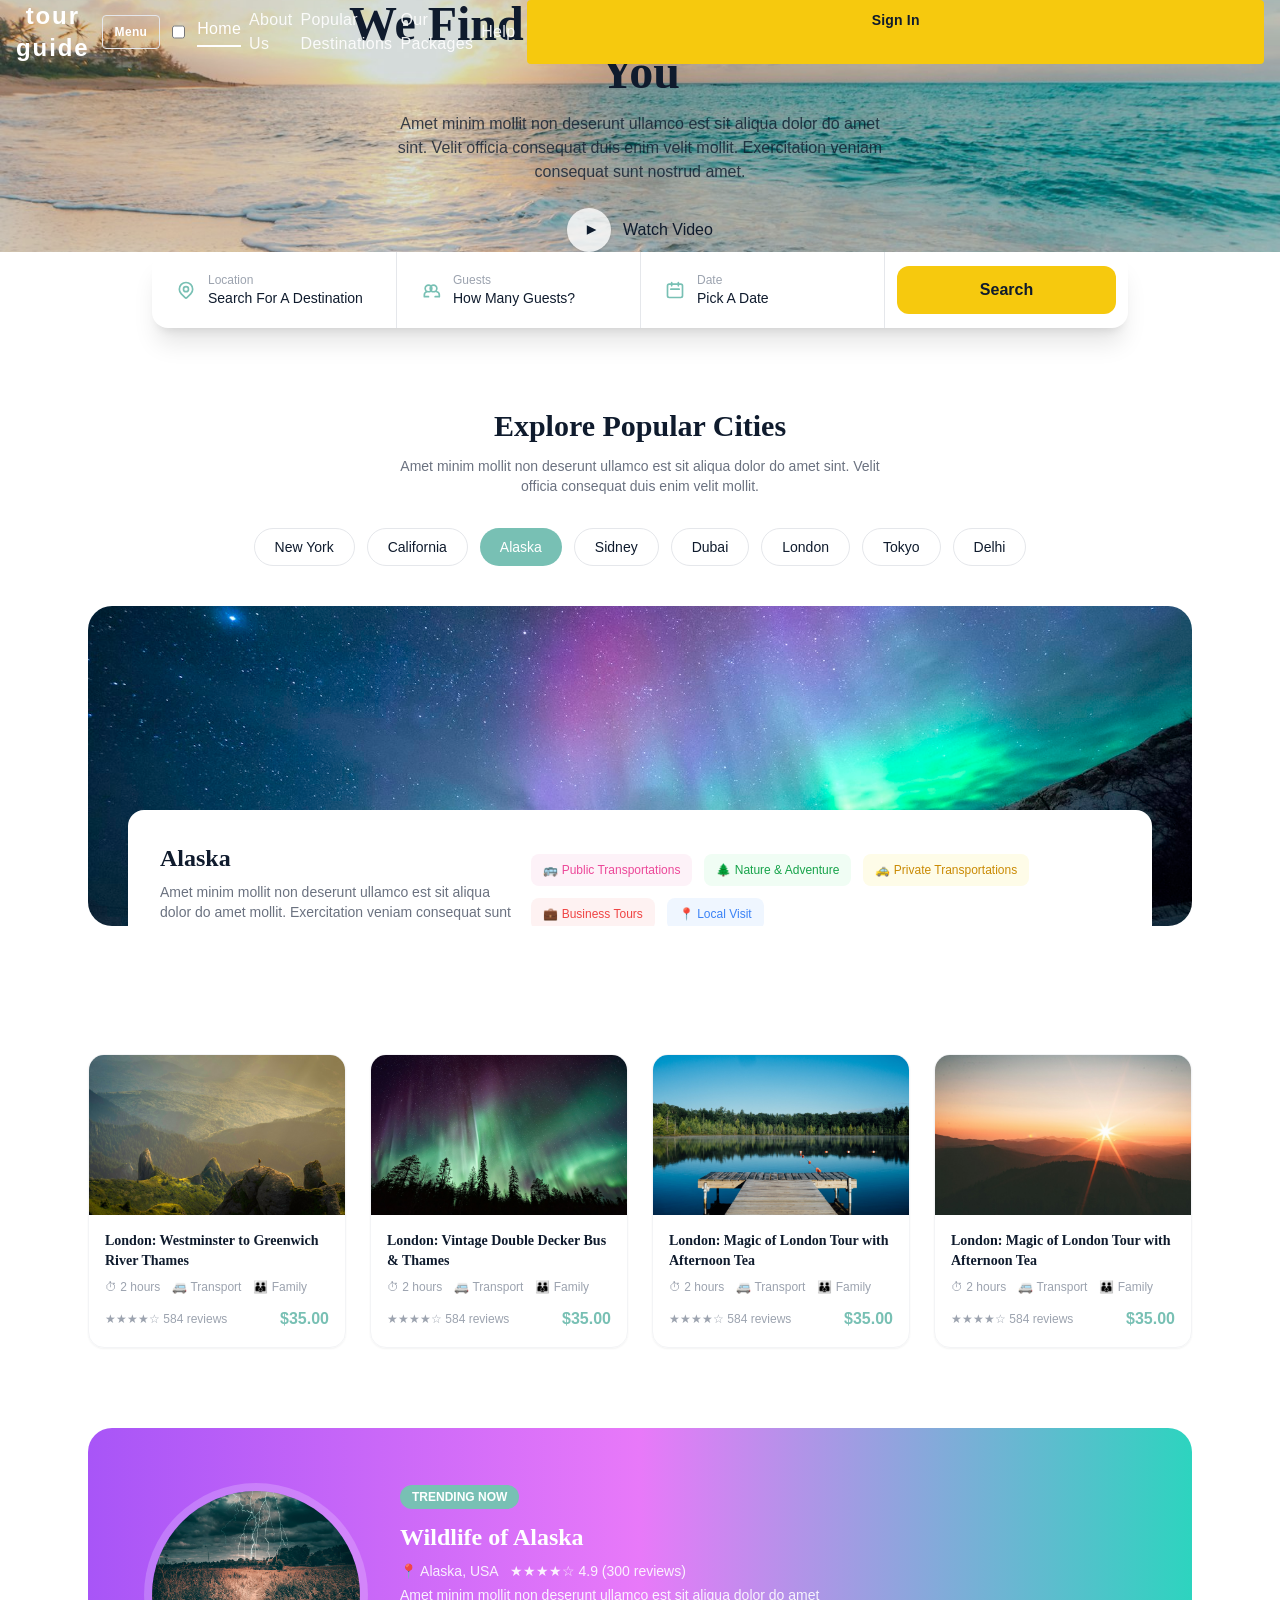
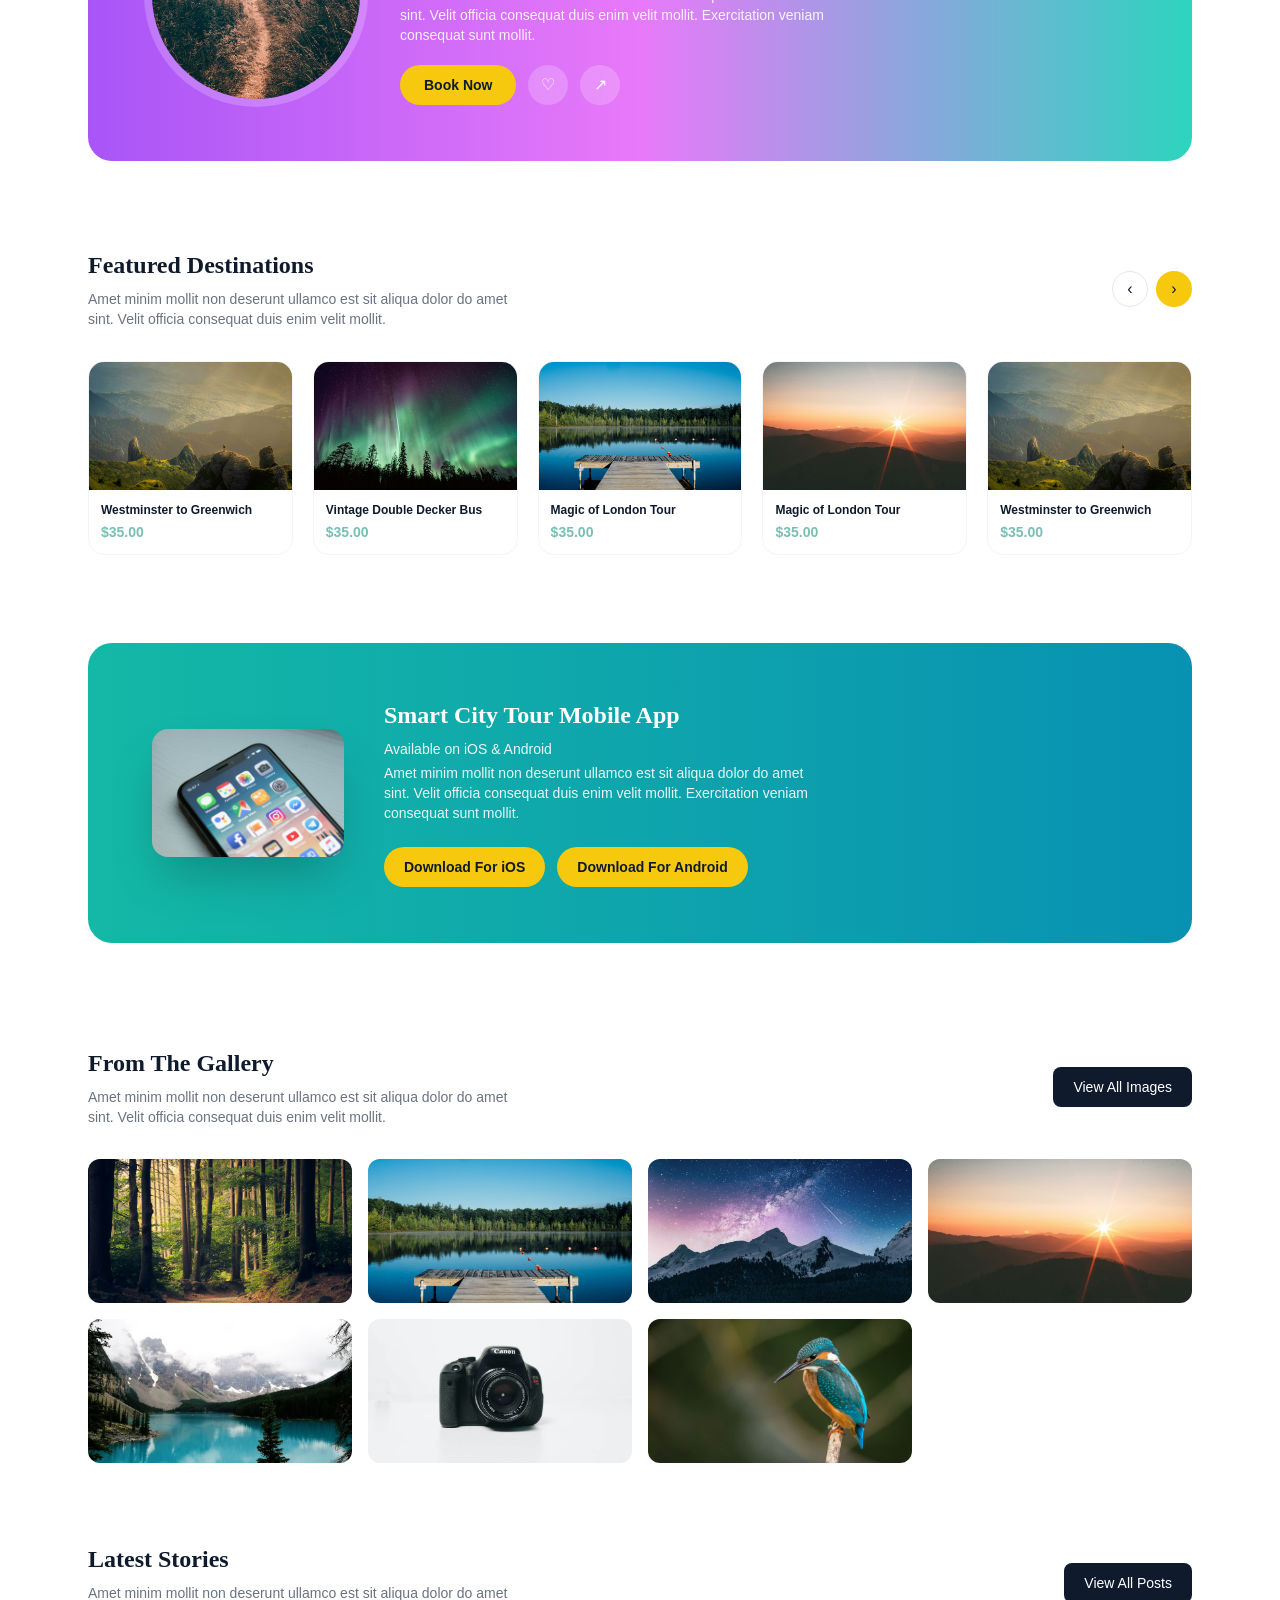
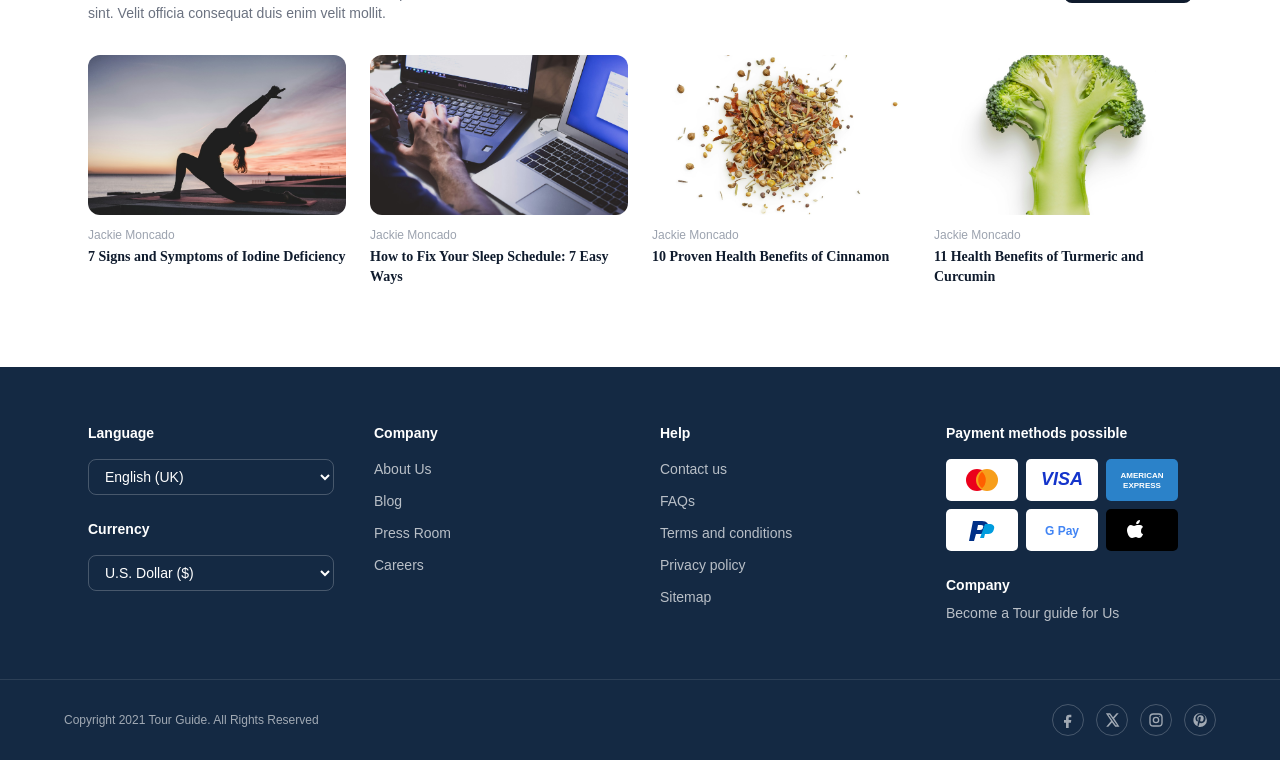
<file: index.html>
<!DOCTYPE html>
<html lang="en">
<head>
<meta charset="UTF-8" />
<meta name="viewport" content="width=device-width, initial-scale=1.0" />
<title>Tour Guide — We Find The Best Tours For You</title>
<style>body{font-family:Arial,Helvetica,sans-serif;}</style>
  <link rel="stylesheet" href="assets/tailwind.css">
  <link rel="stylesheet" href="assets/reference-overrides.css">
</head>
<body class="bg-white text-navy">

<!-- HEADER -->
<header class="absolute top-0 left-0 right-0 z-20">
  <div class="max-w-7xl mx-auto flex flex-col gap-3 px-4 py-4 sm:flex-row sm:items-center sm:justify-between sm:px-6 sm:py-6">
    <div class="flex items-center justify-between gap-3">
      <a href="index.html" class="text-2xl font-semibold tracking-wide text-white text-center sm:text-left">tour guide</a>
      <label for="mobile-menu-index" class="inline-flex cursor-pointer rounded border border-white/40 px-3 py-2 text-xs font-semibold uppercase tracking-wide text-white md:hidden">Menu</label>
    </div>
    <input id="mobile-menu-index" type="checkbox" class="peer sr-only" />
    <nav class="hidden peer-checked:flex flex-col items-center gap-2 text-[11px] font-medium text-white sm:gap-4 md:flex md:flex-row md:gap-8 md:text-sm">
      <a href="index.html" class="border-b-2 border-white pb-1">Home</a>
      <a href="index.html" class="opacity-90 hover:opacity-100">About Us</a>
      <a href="city-listing.html" class="opacity-90 hover:opacity-100">Popular Destinations</a>
      <a href="city-listing.html" class="opacity-90 hover:opacity-100">Our Packages</a>
      <a href="mailto:help@tourguide.example" class="opacity-90 hover:opacity-100">Help</a>
    </nav>
    <a href="my-profile.html" class="bg-gold text-navy text-sm font-semibold px-6 py-2.5 rounded text-center sm:w-auto w-full md:w-auto">Sign In</a>
  </div>
</header>

<!-- HERO -->
<section class="hero-home relative h-[420px] sm:h-[500px] md:h-[560px] flex items-center justify-center text-center overflow-hidden">
  <img src="img/beach-hero.jpg?w=1600&q=80" class="absolute inset-0 w-full h-full object-cover" alt="Beach aerial view" />
  <div class="absolute inset-0 bg-teal-900/10"></div>
  <div class="relative z-10 max-w-2xl px-6 pt-10 sm:pt-0">
    <h1 class="text-3xl sm:text-4xl md:text-5xl font-semibold text-navy mb-4">We Find The Best Tours For You</h1>
    <p class="text-navy/80 text-sm md:text-base mb-6 max-w-lg mx-auto">Amet minim mollit non deserunt ullamco est sit aliqua dolor do amet sint. Velit officia consequat duis enim velit mollit. Exercitation veniam consequat sunt nostrud amet.</p>
    <button type="button" class="mx-auto flex items-center gap-3 text-navy font-medium" aria-label="Watch video">
      <span class="w-11 h-11 rounded-full bg-white/80 flex items-center justify-center shadow">
        <svg class="w-4 h-4 ml-0.5" fill="currentColor" viewBox="0 0 20 20"><path d="M6 4l12 6-12 6V4z"/></svg>
      </span>
      Watch Video
    </button>
  </div>
</section>

<!-- SEARCH BAR -->
<div class="max-w-5xl mx-auto -mt-4 sm:-mt-8 relative z-10 px-6">
  <div class="bg-white rounded-2xl shadow-xl grid grid-cols-1 md:grid-cols-4 divide-y md:divide-y-0 md:divide-x divide-gray-200">
    <div class="flex items-center gap-3 px-6 py-5">
      <svg class="w-5 h-5 text-teal" fill="none" stroke="currentColor" viewBox="0 0 24 24"><path stroke-linecap="round" stroke-linejoin="round" stroke-width="2" d="M17.657 16.657L13.414 20.9a2 2 0 01-2.828 0l-4.243-4.243a8 8 0 1111.314 0z"/><path stroke-linecap="round" stroke-linejoin="round" stroke-width="2" d="M15 11a3 3 0 11-6 0 3 3 0 016 0z"/></svg>
      <div>
        <p class="text-xs text-gray-400">Location</p>
        <p class="text-sm font-medium">Search For A Destination</p>
      </div>
    </div>
    <div class="flex items-center gap-3 px-6 py-5">
      <svg class="w-5 h-5 text-teal" fill="none" stroke="currentColor" viewBox="0 0 24 24"><path stroke-linecap="round" stroke-linejoin="round" stroke-width="2" d="M17 20h5v-2a4 4 0 00-3-3.87M9 20H4v-2a4 4 0 013-3.87m6-4a4 4 0 11-8 0 4 4 0 018 0zm6 0a4 4 0 11-8 0 4 4 0 018 0z"/></svg>
      <div>
        <p class="text-xs text-gray-400">Guests</p>
        <p class="text-sm font-medium">How Many Guests?</p>
      </div>
    </div>
    <div class="flex items-center gap-3 px-6 py-5">
      <svg class="w-5 h-5 text-teal" fill="none" stroke="currentColor" viewBox="0 0 24 24"><path stroke-linecap="round" stroke-linejoin="round" stroke-width="2" d="M8 7V3m8 4V3m-9 8h10M5 21h14a2 2 0 002-2V7a2 2 0 00-2-2H5a2 2 0 00-2 2v12a2 2 0 002 2z"/></svg>
      <div>
        <p class="text-xs text-gray-400">Date</p>
        <p class="text-sm font-medium">Pick A Date</p>
      </div>
    </div>
    <div class="flex items-center p-3">
      <button class="w-full bg-gold text-navy font-semibold rounded-xl py-3">Search</button>
    </div>
  </div>
</div>

<!-- EXPLORE POPULAR CITIES -->
<section class="max-w-6xl mx-auto px-6 pt-20 pb-6 text-center">
  <h2 class="text-3xl font-semibold mb-3">Explore Popular Cities</h2>
  <p class="text-gray-500 max-w-lg mx-auto text-sm mb-8">Amet minim mollit non deserunt ullamco est sit aliqua dolor do amet sint. Velit officia consequat duis enim velit mollit.</p>
  <div class="flex flex-wrap justify-center gap-3 mb-10">
    <button class="px-5 py-2 rounded-full border border-gray-200 text-sm hover:border-teal">New York</button>
    <button class="px-5 py-2 rounded-full border border-gray-200 text-sm hover:border-teal">California</button>
    <button class="px-5 py-2 rounded-full bg-teal text-white text-sm">Alaska</button>
    <button type="button" class="px-5 py-2 rounded-full border border-gray-200 text-sm hover:border-teal">Sidney</button>
    <button class="px-5 py-2 rounded-full border border-gray-200 text-sm hover:border-teal">Dubai</button>
    <button class="px-5 py-2 rounded-full border border-gray-200 text-sm hover:border-teal">London</button>
    <button class="px-5 py-2 rounded-full border border-gray-200 text-sm hover:border-teal">Tokyo</button>
    <button class="px-5 py-2 rounded-full border border-gray-200 text-sm hover:border-teal">Delhi</button>
  </div>

  <!-- Alaska feature -->
  <div class="relative rounded-3xl overflow-hidden text-left mb-10 pb-24 md:pb-0">
    <img src="img/alaska-mountains.jpg?w=1600&q=80" class="w-full h-80 object-cover" alt="Alaska mountains" />
    <div class="absolute left-4 right-4 bottom-4 md:left-10 md:right-10 md:-bottom-12 bg-white rounded-2xl shadow-xl p-5 md:p-8 flex flex-col md:flex-row md:items-center md:justify-between gap-4">
      <div>
        <h3 class="text-2xl font-semibold mb-2">Alaska</h3>
        <p class="text-gray-500 text-sm max-w-md">Amet minim mollit non deserunt ullamco est sit aliqua dolor do amet mollit. Exercitation veniam consequat sunt mollit.</p>
      </div>
      <div class="flex flex-wrap gap-3 text-xs font-medium">
        <span class="flex items-center gap-1.5 px-3 py-2 rounded-lg bg-pink-50 text-pink-500">🚌 Public Transportations</span>
        <span class="flex items-center gap-1.5 px-3 py-2 rounded-lg bg-green-50 text-green-600">🌲 Nature &amp; Adventure</span>
        <span class="flex items-center gap-1.5 px-3 py-2 rounded-lg bg-yellow-50 text-yellow-600">🚕 Private Transportations</span>
        <span class="flex items-center gap-1.5 px-3 py-2 rounded-lg bg-red-50 text-red-500">💼 Business Tours</span>
        <span class="flex items-center gap-1.5 px-3 py-2 rounded-lg bg-blue-50 text-blue-500">📍 Local Visit</span>
      </div>
    </div>
  </div>
</section>

<!-- TOUR CARDS -->
<section class="max-w-6xl mx-auto px-6 pt-16 pb-4">
  <div class="grid grid-cols-1 sm:grid-cols-2 lg:grid-cols-4 gap-6">
    <!-- card template x4 -->
    <a href="city-tour.html" class="block rounded-2xl overflow-hidden border border-gray-100 shadow-sm hover:shadow-md transition-shadow">
      <img src="img/mountain-landscape.jpg?w=600&q=80" class="w-full h-40 object-cover" alt="Westminster to Greenwich" />
      <div class="p-4">
        <h4 class="font-semibold text-sm mb-2">London: Westminster to Greenwich River Thames</h4>
        <div class="flex items-center gap-3 text-xs text-gray-400 mb-3">
          <span>⏱ 2 hours</span><span>🚐 Transport</span><span>👪 Family</span>
        </div>
        <div class="flex items-center justify-between">
          <span class="text-xs text-gray-400">★★★★☆ 584 reviews</span>
          <span class="text-teal font-semibold">$35.00</span>
        </div>
      </div>
    </a>
    <a href="city-tour.html" class="block rounded-2xl overflow-hidden border border-gray-100 shadow-sm hover:shadow-md transition-shadow">
      <img src="img/aurora.jpg?w=600&q=80" class="w-full h-40 object-cover" alt="Vintage Double Decker Bus" />
      <div class="p-4">
        <h4 class="font-semibold text-sm mb-2">London: Vintage Double Decker Bus &amp; Thames</h4>
        <div class="flex items-center gap-3 text-xs text-gray-400 mb-3">
          <span>⏱ 2 hours</span><span>🚐 Transport</span><span>👪 Family</span>
        </div>
        <div class="flex items-center justify-between">
          <span class="text-xs text-gray-400">★★★★☆ 584 reviews</span>
          <span class="text-teal font-semibold">$35.00</span>
        </div>
      </div>
    </a>
    <a href="city-tour.html" class="block rounded-2xl overflow-hidden border border-gray-100 shadow-sm hover:shadow-md transition-shadow">
      <img src="img/lake.jpg?w=600&q=80" class="w-full h-40 object-cover" alt="Magic of London Tour" />
      <div class="p-4">
        <h4 class="font-semibold text-sm mb-2">London: Magic of London Tour with Afternoon Tea</h4>
        <div class="flex items-center gap-3 text-xs text-gray-400 mb-3">
          <span>⏱ 2 hours</span><span>🚐 Transport</span><span>👪 Family</span>
        </div>
        <div class="flex items-center justify-between">
          <span class="text-xs text-gray-400">★★★★☆ 584 reviews</span>
          <span class="text-teal font-semibold">$35.00</span>
        </div>
      </div>
    </a>
    <a href="city-tour.html" class="block rounded-2xl overflow-hidden border border-gray-100 shadow-sm hover:shadow-md transition-shadow">
      <img src="img/forest-fields.jpg?w=600&q=80" class="w-full h-40 object-cover" alt="Magic of London Tour" />
      <div class="p-4">
        <h4 class="font-semibold text-sm mb-2">London: Magic of London Tour with Afternoon Tea</h4>
        <div class="flex items-center gap-3 text-xs text-gray-400 mb-3">
          <span>⏱ 2 hours</span><span>🚐 Transport</span><span>👪 Family</span>
        </div>
        <div class="flex items-center justify-between">
          <span class="text-xs text-gray-400">★★★★☆ 584 reviews</span>
          <span class="text-teal font-semibold">$35.00</span>
        </div>
      </div>
    </a>
  </div>
</section>

<!-- TRENDING BANNER -->
<section class="relative mt-16 mb-16">
  <div class="max-w-6xl mx-auto px-6">
    <div class="relative rounded-3xl overflow-hidden bg-gradient-to-r from-purple-500 via-fuchsia-400 to-teal-400 py-14 px-8 md:px-16 flex flex-col md:flex-row items-center gap-10">
      <img src="img/alaska-wildlife.jpg?w=500&q=80" class="w-52 h-52 rounded-full object-cover ring-8 ring-white/20" alt="Wildlife of Alaska" />
      <div class="text-white text-center md:text-left">
        <span class="inline-block bg-teal text-xs font-semibold px-3 py-1 rounded-full mb-3">TRENDING NOW</span>
        <h3 class="text-2xl font-semibold mb-2">Wildlife of Alaska</h3>
        <p class="text-sm opacity-90 mb-1">📍 Alaska, USA &nbsp; ★★★★☆ 4.9 (300 reviews)</p>
        <p class="text-sm opacity-90 max-w-md mb-5">Amet minim mollit non deserunt ullamco est sit aliqua dolor do amet sint. Velit officia consequat duis enim velit mollit. Exercitation veniam consequat sunt mollit.</p>
        <div class="flex items-center justify-center md:justify-start gap-3">
          <button class="bg-gold text-navy font-semibold text-sm px-6 py-2.5 rounded-full">Book Now</button>
          <button class="w-10 h-10 rounded-full bg-white/20 flex items-center justify-center">♡</button>
          <button class="w-10 h-10 rounded-full bg-white/20 flex items-center justify-center">↗</button>
        </div>
      </div>
    </div>
  </div>
</section>

<!-- FEATURED DESTINATIONS -->
<section class="max-w-6xl mx-auto px-6 py-6">
  <div class="flex items-center justify-between mb-8">
    <div>
      <h2 class="text-2xl font-semibold mb-2">Featured Destinations</h2>
      <p class="text-gray-500 text-sm max-w-md">Amet minim mollit non deserunt ullamco est sit aliqua dolor do amet sint. Velit officia consequat duis enim velit mollit.</p>
    </div>
    <div class="hidden md:flex items-center gap-2">
      <button class="w-9 h-9 rounded-full border border-gray-200 flex items-center justify-center">‹</button>
      <button class="w-9 h-9 rounded-full bg-gold flex items-center justify-center">›</button>
    </div>
  </div>
  <div class="grid grid-cols-1 sm:grid-cols-2 md:grid-cols-5 gap-5 overflow-x-auto">
    <a href="city-tour.html" class="rounded-2xl overflow-hidden border border-gray-100">
      <img src="img/mountain-landscape.jpg?w=400&q=80" class="w-full h-32 object-cover" alt="destination" />
      <div class="p-3">
        <p class="text-xs font-semibold mb-1">Westminster to Greenwich</p>
        <p class="text-teal text-sm font-semibold">$35.00</p>
      </div>
    </a>
    <a href="city-tour.html" class="rounded-2xl overflow-hidden border border-gray-100">
      <img src="img/aurora.jpg?w=400&q=80" class="w-full h-32 object-cover" alt="destination" />
      <div class="p-3">
        <p class="text-xs font-semibold mb-1">Vintage Double Decker Bus</p>
        <p class="text-teal text-sm font-semibold">$35.00</p>
      </div>
    </a>
    <a href="city-tour.html" class="rounded-2xl overflow-hidden border border-gray-100">
      <img src="img/lake.jpg?w=400&q=80" class="w-full h-32 object-cover" alt="destination" />
      <div class="p-3">
        <p class="text-xs font-semibold mb-1">Magic of London Tour</p>
        <p class="text-teal text-sm font-semibold">$35.00</p>
      </div>
    </a>
    <a href="city-tour.html" class="rounded-2xl overflow-hidden border border-gray-100">
      <img src="img/forest-fields.jpg?w=400&q=80" class="w-full h-32 object-cover" alt="destination" />
      <div class="p-3">
        <p class="text-xs font-semibold mb-1">Magic of London Tour</p>
        <p class="text-teal text-sm font-semibold">$35.00</p>
      </div>
    </a>
    <a href="city-tour.html" class="rounded-2xl overflow-hidden border border-gray-100 hidden md:block">
      <img src="img/mountain-landscape.jpg?w=400&q=80" class="w-full h-32 object-cover" alt="destination" />
      <div class="p-3">
        <p class="text-xs font-semibold mb-1">Westminster to Greenwich</p>
        <p class="text-teal text-sm font-semibold">$35.00</p>
      </div>
    </a>
  </div>
</section>

<!-- MOBILE APP -->
<section class="my-16">
  <div class="max-w-6xl mx-auto px-6">
    <div class="relative rounded-3xl overflow-hidden bg-gradient-to-r from-teal-500 to-cyan-600 py-14 px-8 md:px-16 flex flex-col md:flex-row items-center gap-10">
      <img src="img/mobile-app.jpg?w=400&q=80" class="w-48 rounded-2xl shadow-2xl hidden sm:block" alt="app preview" />
      <div class="text-white text-center md:text-left">
        <h3 class="text-2xl font-semibold mb-2">Smart City Tour Mobile App</h3>
        <p class="text-sm opacity-90 mb-1">Available on iOS &amp; Android</p>
        <p class="text-sm opacity-90 max-w-md mb-6">Amet minim mollit non deserunt ullamco est sit aliqua dolor do amet sint. Velit officia consequat duis enim velit mollit. Exercitation veniam consequat sunt mollit.</p>
        <div class="flex items-center justify-center md:justify-start gap-3">
          <button class="bg-gold text-navy font-semibold text-sm px-5 py-2.5 rounded-full">Download For iOS</button>
          <button class="bg-gold text-navy font-semibold text-sm px-5 py-2.5 rounded-full">Download For Android</button>
        </div>
      </div>
    </div>
  </div>
</section>

<!-- GALLERY -->
<section class="max-w-6xl mx-auto px-6 py-10">
  <div class="flex items-center justify-between mb-8">
    <div>
      <h2 class="text-2xl font-semibold mb-2">From The Gallery</h2>
      <p class="text-gray-500 text-sm max-w-md">Amet minim mollit non deserunt ullamco est sit aliqua dolor do amet sint. Velit officia consequat duis enim velit mollit.</p>
    </div>
    <button class="bg-navy text-white text-sm px-5 py-2.5 rounded-lg">View All Images</button>
  </div>
  <div class="grid grid-cols-2 md:grid-cols-4 gap-4">
    <img src="img/rainforest.jpg?w=400&q=80" class="w-full h-36 object-cover rounded-xl" alt="gallery" />
    <img src="img/lake.jpg?w=400&q=80" class="w-full h-36 object-cover rounded-xl" alt="gallery" />
    <img src="img/snowy-mountain.jpg?w=400&q=80" class="w-full h-36 object-cover rounded-xl" alt="gallery" />
    <img src="img/forest-fields.jpg?w=400&q=80" class="w-full h-36 object-cover rounded-xl" alt="gallery" />
    <img src="img/travel-landscape.jpg?w=400&q=80" class="w-full h-36 object-cover rounded-xl" alt="gallery" />
    <img src="img/mountain-lake.jpg?w=400&q=80" class="w-full h-36 object-cover rounded-xl" alt="gallery" />
    <img src="img/wildlife-bird.jpg?w=400&q=80" class="w-full h-36 object-cover rounded-xl" alt="gallery" />
  </div>
</section>

<!-- LATEST STORIES -->
<section class="max-w-6xl mx-auto px-6 py-10">
  <div class="flex items-center justify-between mb-8">
    <div>
      <h2 class="text-2xl font-semibold mb-2">Latest Stories</h2>
      <p class="text-gray-500 text-sm max-w-md">Amet minim mollit non deserunt ullamco est sit aliqua dolor do amet sint. Velit officia consequat duis enim velit mollit.</p>
    </div>
    <button class="bg-navy text-white text-sm px-5 py-2.5 rounded-lg">View All Posts</button>
  </div>
  <div class="grid grid-cols-1 sm:grid-cols-2 lg:grid-cols-4 gap-6">
    <article>
      <img src="img/wellness-story.jpg?w=400&q=80" class="w-full h-40 object-cover rounded-xl mb-3" alt="story" />
      <p class="text-xs text-gray-400 mb-1">Jackie Moncado</p>
      <h4 class="font-semibold text-sm">7 Signs and Symptoms of Iodine Deficiency</h4>
    </article>
    <article>
      <img src="img/sleep-story.jpg?w=400&q=80" class="w-full h-40 object-cover rounded-xl mb-3" alt="story" />
      <p class="text-xs text-gray-400 mb-1">Jackie Moncado</p>
      <h4 class="font-semibold text-sm">How to Fix Your Sleep Schedule: 7 Easy Ways</h4>
    </article>
    <article>
      <img src="img/cinnamon-story.jpg?w=400&q=80" class="w-full h-40 object-cover rounded-xl mb-3" alt="story" />
      <p class="text-xs text-gray-400 mb-1">Jackie Moncado</p>
      <h4 class="font-semibold text-sm">10 Proven Health Benefits of Cinnamon</h4>
    </article>
    <article>
      <img src="img/turmeric-story.jpg?w=400&q=80" class="w-full h-40 object-cover rounded-xl mb-3" alt="story" />
      <p class="text-xs text-gray-400 mb-1">Jackie Moncado</p>
      <h4 class="font-semibold text-sm">11 Health Benefits of Turmeric and Curcumin</h4>
    </article>
  </div>
</section>

<!-- FOOTER -->
<footer class="bg-navy text-white mt-10">
  <div class="max-w-6xl mx-auto px-6 py-14 grid grid-cols-1 sm:grid-cols-2 md:grid-cols-4 gap-10 text-sm">
    <div>
      <p class="font-semibold mb-4">Language</p>
      <select class="w-full bg-white/10 rounded-lg px-3 py-2 mb-6 text-white">
        <option>English (UK)</option>
      </select>
      <p class="font-semibold mb-4">Currency</p>
      <select class="w-full bg-white/10 rounded-lg px-3 py-2 text-white">
        <option>U.S. Dollar ($)</option>
      </select>
    </div>
    <div>
      <p class="font-semibold mb-4">Company</p>
      <ul class="space-y-3 text-white/70">
        <li><a href="index.html">About Us</a></li>
        <li><a href="index.html#latest-stories">Blog</a></li>
        <li><a href="index.html">Press Room</a></li>
        <li><a href="mailto:careers@tourguide.example">Careers</a></li>
      </ul>
    </div>
    <div>
      <p class="font-semibold mb-4">Help</p>
      <ul class="space-y-3 text-white/70">
        <li><a href="mailto:help@tourguide.example">Contact us</a></li>
        <li><a href="mailto:help@tourguide.example">FAQs</a></li>
        <li><a href="index.html">Terms and conditions</a></li>
        <li><a href="index.html">Privacy policy</a></li>
        <li><a href="index.html">Sitemap</a></li>
      </ul>
    </div>
    <div>
      <p class="font-semibold mb-4">Payment methods possible</p>
      <div class="flex flex-wrap gap-2 mb-6" aria-label="Accepted payment methods">
        <img src="img/mastercard.svg" class="w-12 h-7 object-contain" alt="Mastercard" />
        <img src="img/visa.svg" class="w-12 h-7 object-contain" alt="Visa" />
        <img src="img/american-express.svg" class="w-12 h-7 object-contain" alt="American Express" />
        <img src="img/paypal.svg" class="w-12 h-7 object-contain" alt="PayPal" />
        <img src="img/google-pay.svg" class="w-12 h-7 object-contain" alt="Google Pay" />
        <img src="img/apple-pay.svg" class="w-12 h-7 object-contain" alt="Apple Pay" />
      </div>
      <p class="font-semibold mb-2">Company</p>
      <a href="mailto:guides@tourguide.example" class="text-white/70">Become a Tour guide for Us</a>
    </div>
  </div>
  <div class="border-t border-white/10 py-6 px-6">
    <div class="max-w-6xl mx-auto flex flex-col sm:flex-row items-center justify-between gap-4 text-xs text-white/60">
      <p>Copyright 2021 Tour Guide. All Rights Reserved</p>
      <div class="flex items-center gap-3">
        <a href="https://www.facebook.com" target="_blank" rel="noopener noreferrer" aria-label="Facebook" class="w-8 h-8 rounded-full bg-white/10 flex items-center justify-center hover:bg-white/20">
          <svg class="w-4 h-4" fill="currentColor" viewBox="0 0 24 24" aria-hidden="true"><path d="M14 8h3V4h-3c-3.3 0-5 1.7-5 5v3H6v4h3v8h4v-8h3.3l.7-4H13V9c0-.7.3-1 1-1Z"/></svg>
        </a>
        <a href="https://x.com" target="_blank" rel="noopener noreferrer" aria-label="X" class="w-8 h-8 rounded-full bg-white/10 flex items-center justify-center hover:bg-white/20">
          <svg class="w-4 h-4" fill="currentColor" viewBox="0 0 24 24" aria-hidden="true"><path d="M18.9 2H22l-6.8 7.8L23.2 22h-6.3l-4.9-6.4L6.4 22H3.3l7.3-8.4L2.8 2h6.4l4.4 5.8L18.9 2Zm-1.1 17.8h1.7L8.3 4.1H6.5L17.8 19.8Z"/></svg>
        </a>
        <a href="https://www.instagram.com" target="_blank" rel="noopener noreferrer" aria-label="Instagram" class="w-8 h-8 rounded-full bg-white/10 flex items-center justify-center hover:bg-white/20">
          <svg class="w-4 h-4" fill="none" stroke="currentColor" stroke-width="2" viewBox="0 0 24 24" aria-hidden="true"><rect x="3" y="3" width="18" height="18" rx="5"/><circle cx="12" cy="12" r="4"/><circle cx="17.5" cy="6.5" r=".75" fill="currentColor" stroke="none"/></svg>
        </a>
        <a href="https://www.pinterest.com" target="_blank" rel="noopener noreferrer" aria-label="Pinterest" class="w-8 h-8 rounded-full bg-white/10 flex items-center justify-center hover:bg-white/20">
          <svg class="w-4 h-4" fill="currentColor" viewBox="0 0 24 24" aria-hidden="true"><path d="M12 2a10 10 0 0 0-3.6 19.3c-.1-1.6 0-3.5.4-5.1l1.1-4.6s-.3-.7-.3-1.7c0-1.6.9-2.8 2.1-2.8 1 0 1.5.7 1.5 1.6 0 1-.6 2.4-.9 3.7-.3 1.1.6 2 1.7 2 2 0 3.6-2.1 3.6-5.1 0-2.7-1.9-4.5-4.7-4.5-3.2 0-5.1 2.4-5.1 4.9 0 1 .4 2.1.9 2.7.1.1.1.2.1.4l-.3 1.2c-.1.4-.4.5-.8.3-1.5-.7-2.4-2.8-2.4-4.5 0-3.7 2.7-7.1 7.8-7.1 4.1 0 7.3 2.9 7.3 6.8 0 4.1-2.6 7.4-6.2 7.4-1.2 0-2.3-.6-2.7-1.3l-.7 2.8c-.3 1.2-1.1 2.8-1.6 3.7.9.3 1.9.5 2.9.5A10 10 0 0 0 12 2Z"/></svg>
        </a>
      </div>
    </div>
  </div>
</footer>

</body>
</html>
</file>
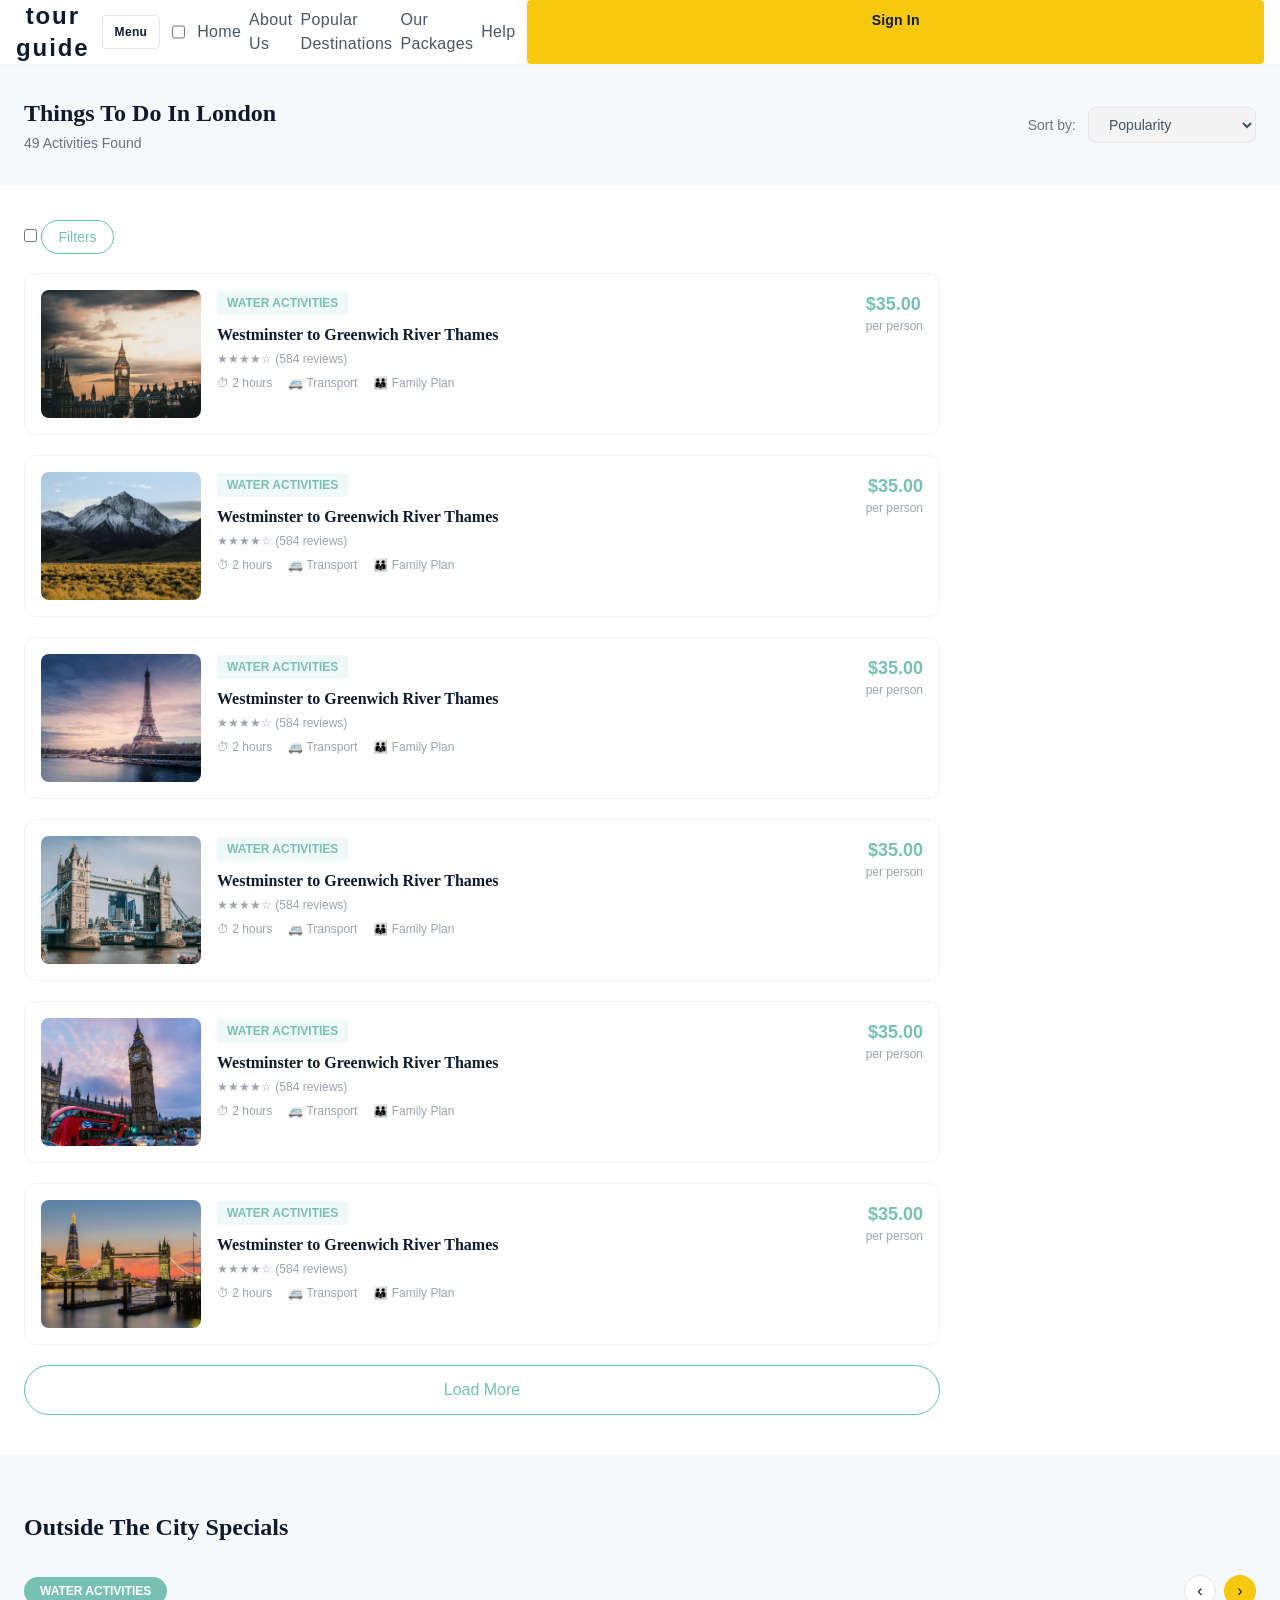
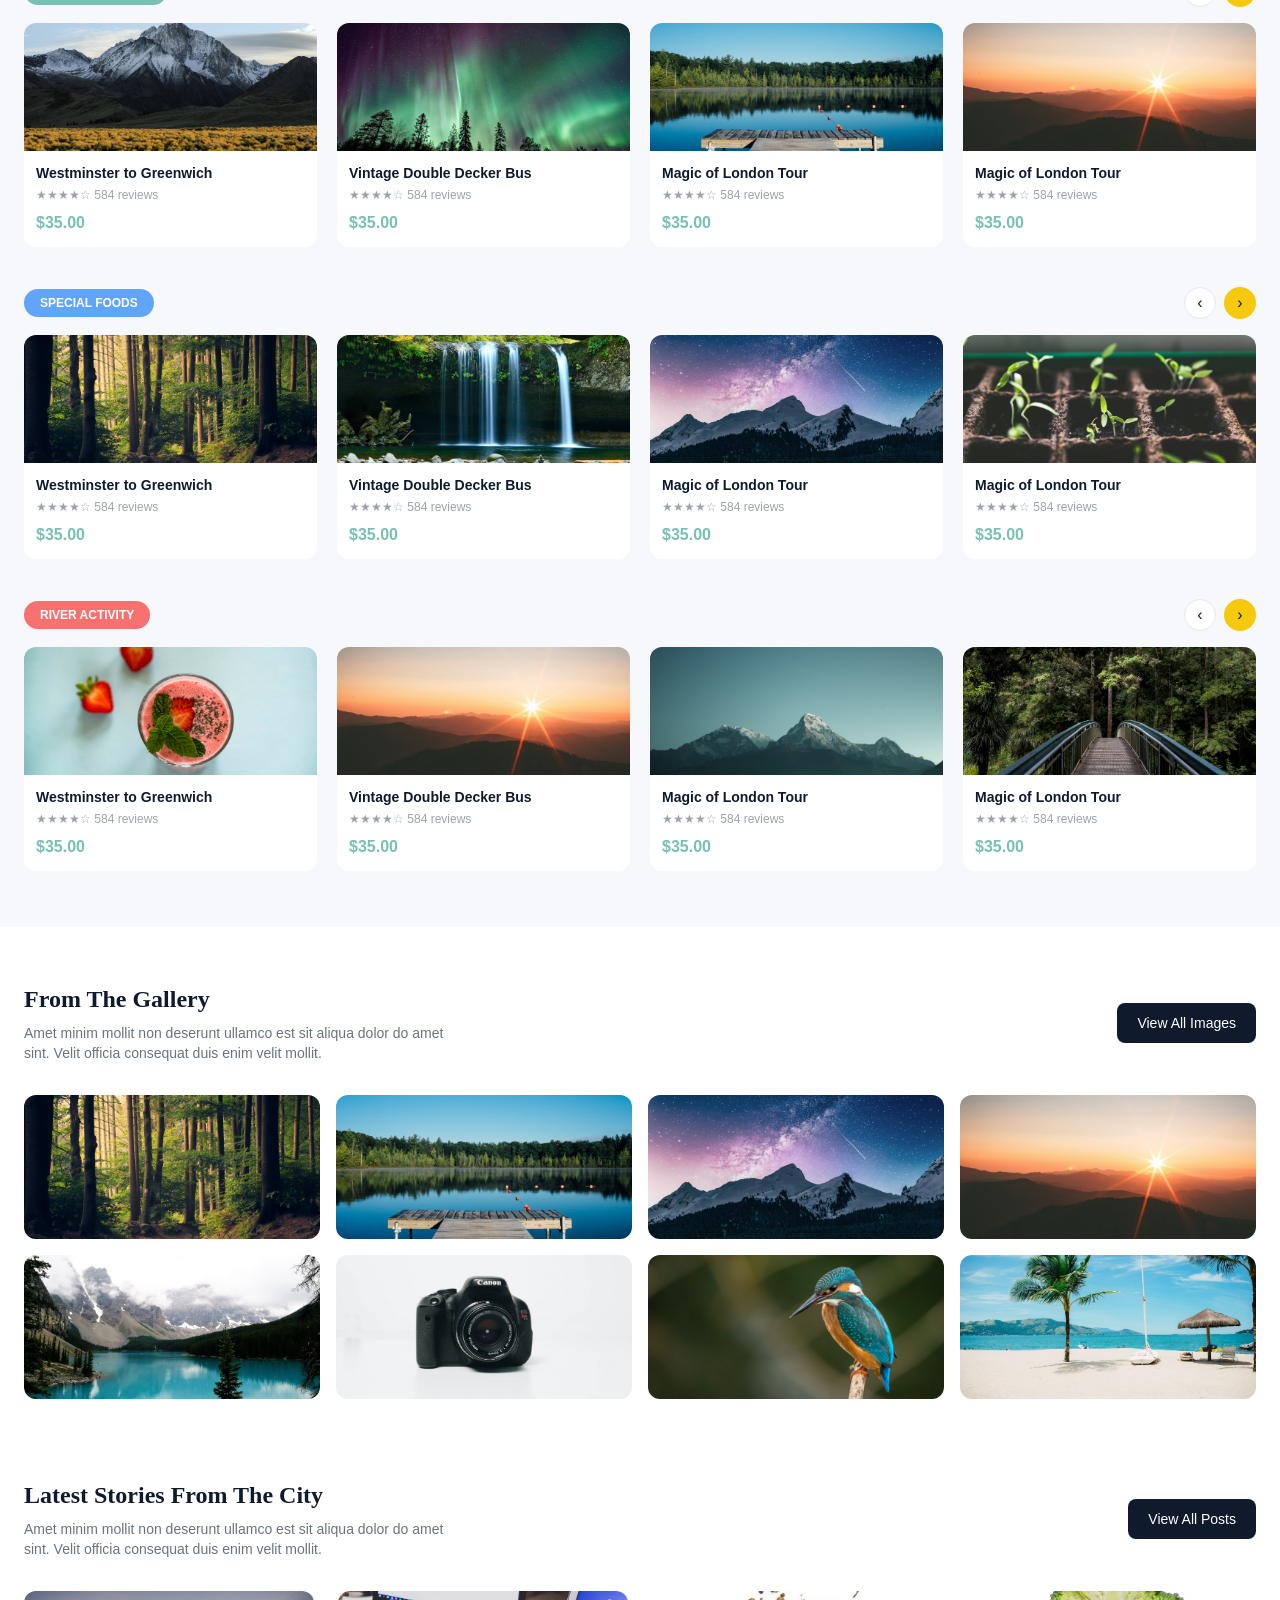
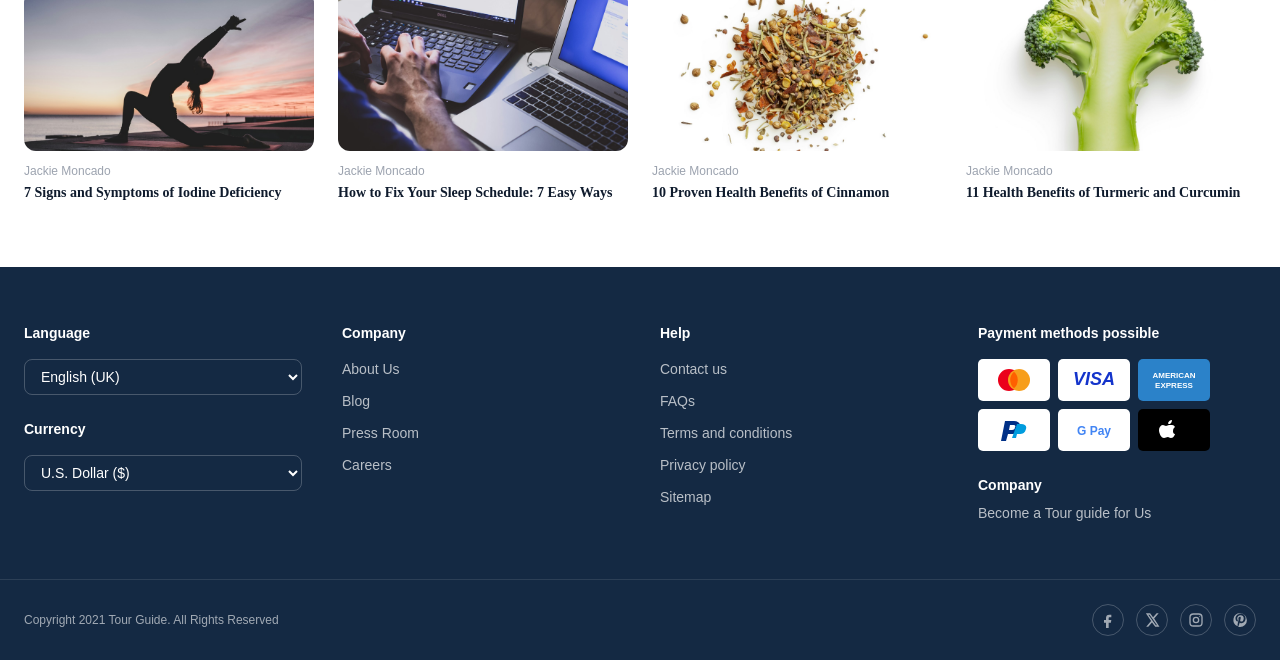
<file: city-listing.html>
<!DOCTYPE html>
<html lang="en">
<head>
<meta charset="UTF-8" />
<meta name="viewport" content="width=device-width, initial-scale=1.0"/>
<title>Things To Do In London — Tour Guide</title>
<style>body{font-family:Arial,Helvetica,sans-serif;}</style>
  <link rel="stylesheet" href="assets/tailwind.css">
  <link rel="stylesheet" href="assets/reference-overrides.css">
</head>
<body class="bg-white text-navy">

<!-- HEADER -->
<header class="border-b border-gray-100">
  <div class="max-w-7xl mx-auto flex flex-col gap-3 px-4 py-4 sm:flex-row sm:items-center sm:justify-between sm:px-6 sm:py-5">
    <div class="flex items-center justify-between gap-3">
      <a href="index.html" class="text-2xl font-semibold tracking-wide text-center sm:text-left">tour guide</a>
      <label for="mobile-menu-listing" class="inline-flex cursor-pointer rounded border border-gray-300 px-3 py-2 text-xs font-semibold uppercase tracking-wide text-navy md:hidden">Menu</label>
    </div>
    <input id="mobile-menu-listing" type="checkbox" class="peer sr-only" />
    <nav class="hidden peer-checked:flex flex-col items-center gap-2 text-[11px] font-medium text-gray-600 sm:gap-4 md:flex md:flex-row md:gap-8 md:text-sm">
      <a href="index.html" class="hover:text-navy">Home</a>
      <a href="index.html" class="hover:text-navy">About Us</a>
      <a href="city-listing.html" class="hover:text-navy">Popular Destinations</a>
      <a href="city-listing.html" class="hover:text-navy">Our Packages</a>
      <a href="mailto:help@tourguide.example" class="hover:text-navy">Help</a>
    </nav>
    <a href="my-profile.html" class="bg-gold text-navy text-sm font-semibold px-6 py-2.5 rounded text-center w-full sm:w-auto md:w-auto">Sign In</a>
  </div>
</header>

<!-- PAGE TITLE -->
<section class="bg-sand py-8">
  <div class="max-w-7xl mx-auto px-6 flex items-center justify-between">
    <div>
      <h1 class="text-2xl font-semibold mb-1">Things To Do In London</h1>
      <p class="text-gray-500 text-sm">49 Activities Found</p>
    </div>
    <div class="hidden sm:flex items-center gap-3 text-sm">
      <span class="text-gray-500">Sort by:</span>
      <select class="border border-gray-200 rounded-lg px-4 py-2 bg-white">
        <option>Popularity</option>
        <option>Price: Low to High</option>
        <option>Price: High to Low</option>
        <option>Rating</option>
      </select>
    </div>
  </div>
</section>

<!-- MAIN CONTENT -->
<section class="max-w-7xl mx-auto px-6 py-10">
  <div class="mb-6 lg:hidden">
    <input id="listing-filters-toggle" type="checkbox" class="peer sr-only" />
    <label for="listing-filters-toggle" class="inline-flex cursor-pointer items-center justify-center rounded-full border border-teal bg-teal/5 px-4 py-2 text-sm font-medium text-teal">Filters</label>
  </div>
  <div class="grid grid-cols-1 lg:grid-cols-4 gap-8">

    <!-- SIDEBAR FILTERS -->
    <aside class="hidden peer-checked:block lg:block lg:col-span-1 space-y-6">
      <div class="border border-gray-200 rounded-xl p-5">
        <h3 class="font-semibold mb-4">Availability</h3>
        <label class="text-xs text-gray-400 block mb-1">From</label>
        <input type="date" value="2021-10-12" class="w-full border border-gray-200 rounded-lg px-3 py-2 text-sm mb-4" />
        <label class="text-xs text-gray-400 block mb-1">To</label>
        <input type="date" value="2021-10-12" class="w-full border border-gray-200 rounded-lg px-3 py-2 text-sm mb-4" />
        <button class="w-full bg-teal text-white text-sm font-medium rounded-lg py-2.5">Check Availability</button>
      </div>

      <div class="border border-gray-200 rounded-xl p-5">
        <h3 class="font-semibold mb-4">Theme</h3>
        <div class="space-y-3 text-sm text-gray-600">
          <label class="flex items-center gap-2"><input type="checkbox" class="rounded text-teal" checked> Water activities</label>
          <label class="flex items-center gap-2"><input type="checkbox" class="rounded text-teal"> Good for social distancing</label>
          <label class="flex items-center gap-2"><input type="checkbox" class="rounded text-teal"> Adrenaline</label>
          <label class="flex items-center gap-2"><input type="checkbox" class="rounded text-teal"> Nature</label>
          <label class="flex items-center gap-2"><input type="checkbox" class="rounded text-teal"> Hidden gems</label>
          <label class="flex items-center gap-2"><input type="checkbox" class="rounded text-teal"> Street art &amp; graffiti</label>
          <label class="flex items-center gap-2"><input type="checkbox" class="rounded text-teal"> Food</label>
        </div>   
        <button class="text-teal text-sm font-medium mt-4">Show More Destinations</button>
      </div>

      <div class="border border-gray-200 rounded-xl p-5">
        <h3 class="font-semibold mb-4">Duration</h3>
        <div class="space-y-3 text-sm text-gray-600">
          <label class="flex items-center gap-2"><input type="checkbox" class="rounded text-teal"> 0–3 hours</label>
          <label class="flex items-center gap-2"><input type="checkbox" class="rounded text-teal"> 3–5 hours</label>
          <label class="flex items-center gap-2"><input type="checkbox" class="rounded text-teal"> 5–7 hours</label>
          <label class="flex items-center gap-2"><input type="checkbox" class="rounded text-teal"> Full day (7+ hours)</label>
          <label class="flex items-center gap-2"><input type="checkbox" class="rounded text-teal"> Multi-day</label>
        </div>
      </div>
                                    
      <div class="border border-gray-200 rounded-xl p-5">
        <h3 class="font-semibold mb-4">Destination</h3>
        <div class="space-y-3 text-sm text-gray-600">
          <label class="flex items-center gap-2"><input type="checkbox" class="rounded text-teal"> Biscayne Bay</label>
          <label class="flex items-center gap-2"><input type="checkbox" class="rounded text-teal"> Downtown Miami</label>
          <label class="flex items-center gap-2"><input type="checkbox" class="rounded text-teal"> Wynwood Arts District</label>
          <label class="flex items-center gap-2"><input type="checkbox" class="rounded text-teal"> Port of Miami</label>
          <label class="flex items-center gap-2"><input type="checkbox" class="rounded text-teal"> Everglades National Park</label>
          <label class="flex items-center gap-2"><input type="checkbox" class="rounded text-teal"> Fisher Island</label>
          <label class="flex items-center gap-2"><input type="checkbox" class="rounded text-teal"> Coconut Grove</label>
        </div>
        <button class="text-teal text-sm font-medium mt-4">Show More Destinations</button>
      </div>
    </aside>

    <!-- ACTIVITY LIST -->
    <div class="lg:col-span-3 space-y-5">
      <!-- repeatable list item -->
      <a href="city-tour.html" class="flex flex-col gap-4 border border-gray-100 rounded-xl p-4 hover:shadow-md transition-shadow sm:flex-row">
        <img src="img/tower-bridge.jpg?w=300&q=80" class="w-full sm:w-40 h-32 object-cover rounded-lg" alt="Tower Bridge" />
        <div class="flex-1">
          <span class="inline-block bg-teal/10 text-teal text-xs font-semibold px-2.5 py-1 rounded mb-2">WATER ACTIVITIES</span>
          <h3 class="font-semibold mb-1">Westminster to Greenwich River Thames</h3>
          <p class="text-xs text-gray-400 mb-2">★★★★☆ (584 reviews)</p>
          <div class="flex flex-wrap items-center gap-4 text-xs text-gray-400">
            <span>⏱ 2 hours</span><span>🚐 Transport</span><span>👪 Family Plan</span>
          </div>
        </div>
        <div class="flex items-center justify-between gap-4 sm:block sm:text-right sm:shrink-0">
          <p class="text-teal font-semibold text-lg">$35.00</p>
          <p class="text-xs text-gray-400">per person</p>
        </div>
      </a>
      <a href="city-tour.html" class="flex flex-col sm:flex-row gap-4 border border-gray-100 rounded-xl p-4 hover:shadow-md transition-shadow">
        <img src="img/mountain-valley.jpg?w=300&q=80" class="w-full sm:w-40 h-32 object-cover rounded-lg" alt="mountains" />
        <div class="flex-1">
          <span class="inline-block bg-teal/10 text-teal text-xs font-semibold px-2.5 py-1 rounded mb-2">WATER ACTIVITIES</span>
          <h3 class="font-semibold mb-1">Westminster to Greenwich River Thames</h3>
          <p class="text-xs text-gray-400 mb-2">★★★★☆ (584 reviews)</p>
          <div class="flex items-center gap-4 text-xs text-gray-400">
            <span>⏱ 2 hours</span><span>🚐 Transport</span><span>👪 Family Plan</span>
          </div>
        </div>
        <div class="text-right shrink-0">
          <p class="text-teal font-semibold text-lg">$35.00</p>
          <p class="text-xs text-gray-400">per person</p>
        </div>
      </a>
      <a href="city-tour.html" class="flex flex-col sm:flex-row gap-4 border border-gray-100 rounded-xl p-4 hover:shadow-md transition-shadow">
        <img src="img/london-skyline.jpg?w=300&q=80" class="w-full sm:w-40 h-32 object-cover rounded-lg" alt="London skyline" />
        <div class="flex-1">
          <span class="inline-block bg-teal/10 text-teal text-xs font-semibold px-2.5 py-1 rounded mb-2">WATER ACTIVITIES</span>
          <h3 class="font-semibold mb-1">Westminster to Greenwich River Thames</h3>
          <p class="text-xs text-gray-400 mb-2">★★★★☆ (584 reviews)</p>
          <div class="flex items-center gap-4 text-xs text-gray-400">
            <span>⏱ 2 hours</span><span>🚐 Transport</span><span>👪 Family Plan</span>
          </div>
        </div>
        <div class="text-right shrink-0">
          <p class="text-teal font-semibold text-lg">$35.00</p>
          <p class="text-xs text-gray-400">per person</p>
        </div>
      </a>
      <a href="city-tour.html" class="flex flex-col sm:flex-row gap-4 border border-gray-100 rounded-xl p-4 hover:shadow-md transition-shadow">
        <img src="img/london-street.jpg?w=300&q=80" class="w-full sm:w-40 h-32 object-cover rounded-lg" alt="street" />
        <div class="flex-1">
          <span class="inline-block bg-teal/10 text-teal text-xs font-semibold px-2.5 py-1 rounded mb-2">WATER ACTIVITIES</span>
          <h3 class="font-semibold mb-1">Westminster to Greenwich River Thames</h3>
          <p class="text-xs text-gray-400 mb-2">★★★★☆ (584 reviews)</p>
          <div class="flex items-center gap-4 text-xs text-gray-400">
            <span>⏱ 2 hours</span><span>🚐 Transport</span><span>👪 Family Plan</span>
          </div>
        </div>
        <div class="text-right shrink-0">
          <p class="text-teal font-semibold text-lg">$35.00</p>
          <p class="text-xs text-gray-400">per person</p>
        </div>
      </a>
      <a href="city-tour.html" class="flex flex-col sm:flex-row gap-4 border border-gray-100 rounded-xl p-4 hover:shadow-md transition-shadow">
        <img src="img/big-ben.jpg?w=300&q=80" class="w-full sm:w-40 h-32 object-cover rounded-lg" alt="Big Ben" />
        <div class="flex-1">
          <span class="inline-block bg-teal/10 text-teal text-xs font-semibold px-2.5 py-1 rounded mb-2">WATER ACTIVITIES</span>
          <h3 class="font-semibold mb-1">Westminster to Greenwich River Thames</h3>
          <p class="text-xs text-gray-400 mb-2">★★★★☆ (584 reviews)</p>
          <div class="flex items-center gap-4 text-xs text-gray-400">
            <span>⏱ 2 hours</span><span>🚐 Transport</span><span>👪 Family Plan</span>
          </div>
        </div>
        <div class="text-right shrink-0">
          <p class="text-teal font-semibold text-lg">$35.00</p>
          <p class="text-xs text-gray-400">per person</p>
        </div>
      </a>
      <a href="city-tour.html" class="flex flex-col sm:flex-row gap-4 border border-gray-100 rounded-xl p-4 hover:shadow-md transition-shadow">
        <img src="img/london-bridge-sunrise.jpg?w=300&q=80" class="w-full sm:w-40 h-32 object-cover rounded-lg" alt="London bridge sunrise" />
        <div class="flex-1">
          <span class="inline-block bg-teal/10 text-teal text-xs font-semibold px-2.5 py-1 rounded mb-2">WATER ACTIVITIES</span>
          <h3 class="font-semibold mb-1">Westminster to Greenwich River Thames</h3>
          <p class="text-xs text-gray-400 mb-2">★★★★☆ (584 reviews)</p>
          <div class="flex items-center gap-4 text-xs text-gray-400">
            <span>⏱ 2 hours</span><span>🚐 Transport</span><span>👪 Family Plan</span>
          </div>
        </div>
        <div class="text-right shrink-0">
          <p class="text-teal font-semibold text-lg">$35.00</p>
          <p class="text-xs text-gray-400">per person</p>
        </div>
      </a>

      <button class="w-full border border-teal text-teal font-medium rounded-full py-3 mt-4">Load More</button>
    </div>
  </div>
</section>

<!-- OUTSIDE THE CITY SPECIALS -->
<section class="bg-sand py-14">
  <div class="max-w-7xl mx-auto px-6">
    <h2 class="text-2xl font-semibold mb-8">Outside The City Specials</h2>

    <div class="mb-4 flex items-center justify-between">
      <span class="bg-teal text-white text-xs font-semibold px-4 py-1.5 rounded-full">WATER ACTIVITIES</span>
      <div class="flex items-center gap-2">
        <button class="w-8 h-8 rounded-full border border-gray-200 bg-white flex items-center justify-center">‹</button>
        <button class="w-8 h-8 rounded-full bg-gold flex items-center justify-center">›</button>
      </div>
    </div>
    <div class="grid grid-cols-2 md:grid-cols-4 gap-5 mb-10">
      <div class="bg-white rounded-xl overflow-hidden">
        <img src="img/mountain-valley.jpg?w=400&q=80" class="w-full h-32 object-cover" alt="mountains" />
        <div class="p-3">
          <p class="text-sm font-semibold mb-1">Westminster to Greenwich</p>
          <p class="text-xs text-gray-400 mb-2">★★★★☆ 584 reviews</p>
          <p class="text-teal font-semibold">$35.00</p>
        </div>
      </div>
      <div class="bg-white rounded-xl overflow-hidden">
        <img src="img/aurora.jpg?w=400&q=80" class="w-full h-32 object-cover" alt="aurora" />
        <div class="p-3">
          <p class="text-sm font-semibold mb-1">Vintage Double Decker Bus</p>
          <p class="text-xs text-gray-400 mb-2">★★★★☆ 584 reviews</p>
          <p class="text-teal font-semibold">$35.00</p>
        </div>
      </div>
      <div class="bg-white rounded-xl overflow-hidden">
        <img src="img/lake.jpg?w=400&q=80" class="w-full h-32 object-cover" alt="lake" />
        <div class="p-3">
          <p class="text-sm font-semibold mb-1">Magic of London Tour</p>
          <p class="text-xs text-gray-400 mb-2">★★★★☆ 584 reviews</p>
          <p class="text-teal font-semibold">$35.00</p>
        </div>
      </div>
      <div class="bg-white rounded-xl overflow-hidden">
        <img src="img/forest-fields.jpg?w=400&q=80" class="w-full h-32 object-cover" alt="forest" />
        <div class="p-3">
          <p class="text-sm font-semibold mb-1">Magic of London Tour</p>
          <p class="text-xs text-gray-400 mb-2">★★★★☆ 584 reviews</p>
          <p class="text-teal font-semibold">$35.00</p>
        </div>
      </div>
    </div>

    <div class="mb-4 flex items-center justify-between">
      <span class="bg-blue-400 text-white text-xs font-semibold px-4 py-1.5 rounded-full">SPECIAL FOODS</span>
      <div class="flex items-center gap-2">
        <button class="w-8 h-8 rounded-full border border-gray-200 bg-white flex items-center justify-center">‹</button>
        <button class="w-8 h-8 rounded-full bg-gold flex items-center justify-center">›</button>
      </div>
    </div>
    <div class="grid grid-cols-2 md:grid-cols-4 gap-5 mb-10">
      <div class="bg-white rounded-xl overflow-hidden">
        <img src="img/rainforest.jpg?w=400&q=80" class="w-full h-32 object-cover" alt="rainforest" />
        <div class="p-3">
          <p class="text-sm font-semibold mb-1">Westminster to Greenwich</p>
          <p class="text-xs text-gray-400 mb-2">★★★★☆ 584 reviews</p>
          <p class="text-teal font-semibold">$35.00</p>
        </div>
      </div>
      <div class="bg-white rounded-xl overflow-hidden">
        <img src="img/waterfall.jpg?w=400&q=80" class="w-full h-32 object-cover" alt="waterfall" />
        <div class="p-3">
          <p class="text-sm font-semibold mb-1">Vintage Double Decker Bus</p>
          <p class="text-xs text-gray-400 mb-2">★★★★☆ 584 reviews</p>
          <p class="text-teal font-semibold">$35.00</p>
        </div>
      </div>
      <div class="bg-white rounded-xl overflow-hidden">
        <img src="img/snowy-mountain.jpg?w=400&q=80" class="w-full h-32 object-cover" alt="bridge" />
        <div class="p-3">
          <p class="text-sm font-semibold mb-1">Magic of London Tour</p>
          <p class="text-xs text-gray-400 mb-2">★★★★☆ 584 reviews</p>
          <p class="text-teal font-semibold">$35.00</p>
        </div>
      </div>
      <div class="bg-white rounded-xl overflow-hidden">
        <img src="img/green-leaves.jpg?w=400&q=80" class="w-full h-32 object-cover" alt="leaves" />
        <div class="p-3">
          <p class="text-sm font-semibold mb-1">Magic of London Tour</p>
          <p class="text-xs text-gray-400 mb-2">★★★★☆ 584 reviews</p>
          <p class="text-teal font-semibold">$35.00</p>
        </div>
      </div>
    </div>

    <div class="mb-4 flex items-center justify-between">
      <span class="bg-red-400 text-white text-xs font-semibold px-4 py-1.5 rounded-full">RIVER ACTIVITY</span>
      <div class="flex items-center gap-2">
        <button class="w-8 h-8 rounded-full border border-gray-200 bg-white flex items-center justify-center">‹</button>
        <button class="w-8 h-8 rounded-full bg-gold flex items-center justify-center">›</button>
      </div>
    </div>
    <div class="grid grid-cols-2 md:grid-cols-4 gap-5">
      <div class="bg-white rounded-xl overflow-hidden">
        <img src="img/monstera-plant.jpg?w=400&q=80" class="w-full h-32 object-cover" alt="monstera" />
        <div class="p-3">
          <p class="text-sm font-semibold mb-1">Westminster to Greenwich</p>
          <p class="text-xs text-gray-400 mb-2">★★★★☆ 584 reviews</p>
          <p class="text-teal font-semibold">$35.00</p>
        </div>
      </div>
      <div class="bg-white rounded-xl overflow-hidden">
        <img src="img/forest-fields.jpg?w=400&q=80" class="w-full h-32 object-cover" alt="fields" />
        <div class="p-3">
          <p class="text-sm font-semibold mb-1">Vintage Double Decker Bus</p>
          <p class="text-xs text-gray-400 mb-2">★★★★☆ 584 reviews</p>
          <p class="text-teal font-semibold">$35.00</p>
        </div>
      </div>
      <div class="bg-white rounded-xl overflow-hidden">
        <img src="img/mountain-peak.jpg?w=400&q=80" class="w-full h-32 object-cover" alt="peak" />
        <div class="p-3">
          <p class="text-sm font-semibold mb-1">Magic of London Tour</p>
          <p class="text-xs text-gray-400 mb-2">★★★★☆ 584 reviews</p>
          <p class="text-teal font-semibold">$35.00</p>
        </div>
      </div>
      <div class="bg-white rounded-xl overflow-hidden">
        <img src="img/forest-fog.jpg?w=400&q=80" class="w-full h-32 object-cover" alt="forest fog" />
        <div class="p-3">
          <p class="text-sm font-semibold mb-1">Magic of London Tour</p>
          <p class="text-xs text-gray-400 mb-2">★★★★☆ 584 reviews</p>
          <p class="text-teal font-semibold">$35.00</p>
        </div>
      </div>
    </div>
  </div>
</section>

<!-- FROM THE GALLERY -->
<section class="max-w-7xl mx-auto px-6 py-14">
  <div class="flex items-center justify-between mb-8">
    <div>
      <h2 class="text-2xl font-semibold mb-2">From The Gallery</h2>
      <p class="text-gray-500 text-sm max-w-md">Amet minim mollit non deserunt ullamco est sit aliqua dolor do amet sint. Velit officia consequat duis enim velit mollit.</p>
    </div>
    <button class="bg-navy text-white text-sm px-5 py-2.5 rounded-lg">View All Images</button>
  </div>
  <div class="grid grid-cols-2 md:grid-cols-4 gap-4">
    <img src="img/rainforest.jpg?w=400&q=80" class="w-full h-36 object-cover rounded-xl" alt="gallery" />
    <img src="img/lake.jpg?w=400&q=80" class="w-full h-36 object-cover rounded-xl" alt="gallery" />
    <img src="img/snowy-mountain.jpg?w=400&q=80" class="w-full h-36 object-cover rounded-xl" alt="gallery" />
    <img src="img/forest-fields.jpg?w=400&q=80" class="w-full h-36 object-cover rounded-xl" alt="gallery" />
    <img src="img/travel-landscape.jpg?w=400&q=80" class="w-full h-36 object-cover rounded-xl" alt="gallery" />
    <img src="img/mountain-lake.jpg?w=400&q=80" class="w-full h-36 object-cover rounded-xl" alt="gallery" />
    <img src="img/wildlife-bird.jpg?w=400&q=80" class="w-full h-36 object-cover rounded-xl" alt="gallery" />
    <img src="img/coastal-beach.jpg?w=400&q=80" class="w-full h-36 object-cover rounded-xl" alt="gallery" />
  </div>
</section>

<!-- LATEST STORIES -->
<section class="max-w-7xl mx-auto px-6 py-6 pb-16">
  <div class="flex items-center justify-between mb-8">
    <div>
      <h2 class="text-2xl font-semibold mb-2">Latest Stories From The City</h2>
      <p class="text-gray-500 text-sm max-w-md">Amet minim mollit non deserunt ullamco est sit aliqua dolor do amet sint. Velit officia consequat duis enim velit mollit.</p>
    </div>
    <button class="bg-navy text-white text-sm px-5 py-2.5 rounded-lg">View All Posts</button>
  </div>
  <div class="grid grid-cols-1 sm:grid-cols-2 lg:grid-cols-4 gap-6">
    <article>
      <img src="img/wellness-story.jpg?w=400&q=80" class="w-full h-40 object-cover rounded-xl mb-3" alt="story" />
      <p class="text-xs text-gray-400 mb-1">Jackie Moncado</p>
      <h4 class="font-semibold text-sm">7 Signs and Symptoms of Iodine Deficiency</h4>
    </article>
    <article>
      <img src="img/sleep-story.jpg?w=400&q=80" class="w-full h-40 object-cover rounded-xl mb-3" alt="story" />
      <p class="text-xs text-gray-400 mb-1">Jackie Moncado</p>
      <h4 class="font-semibold text-sm">How to Fix Your Sleep Schedule: 7 Easy Ways</h4>
    </article>
    <article>
      <img src="img/cinnamon-story.jpg?w=400&q=80" class="w-full h-40 object-cover rounded-xl mb-3" alt="story" />
      <p class="text-xs text-gray-400 mb-1">Jackie Moncado</p>
      <h4 class="font-semibold text-sm">10 Proven Health Benefits of Cinnamon</h4>
    </article>
    <article>
      <img src="img/turmeric-story.jpg?w=400&q=80" class="w-full h-40 object-cover rounded-xl mb-3" alt="story" />
      <p class="text-xs text-gray-400 mb-1">Jackie Moncado</p>
      <h4 class="font-semibold text-sm">11 Health Benefits of Turmeric and Curcumin</h4>
    </article>
  </div>
</section>

<!-- FOOTER -->
<footer class="bg-navy text-white">
  <div class="max-w-7xl mx-auto px-6 py-14 grid grid-cols-1 sm:grid-cols-2 md:grid-cols-4 gap-10 text-sm">
    <div>
      <p class="font-semibold mb-4">Language</p>
      <select class="w-full bg-white/10 rounded-lg px-3 py-2 mb-6 text-white">
        <option>English (UK)</option>
      </select>
      <p class="font-semibold mb-4">Currency</p>
      <select class="w-full bg-white/10 rounded-lg px-3 py-2 text-white">
        <option>U.S. Dollar ($)</option>
      </select>
    </div>
    <div>
      <p class="font-semibold mb-4">Company</p>
      <ul class="space-y-3 text-white/70">
        <li><a href="index.html">About Us</a></li>
        <li><a href="index.html#latest-stories">Blog</a></li>
        <li><a href="index.html">Press Room</a></li>
        <li><a href="mailto:careers@tourguide.example">Careers</a></li>
      </ul>
    </div>
    <div>
      <p class="font-semibold mb-4">Help</p>
      <ul class="space-y-3 text-white/70">
        <li><a href="mailto:help@tourguide.example">Contact us</a></li>
        <li><a href="mailto:help@tourguide.example">FAQs</a></li>
        <li><a href="index.html">Terms and conditions</a></li>
        <li><a href="index.html">Privacy policy</a></li>
        <li><a href="index.html">Sitemap</a></li>
      </ul>
    </div>
    <div>
      <p class="font-semibold mb-4">Payment methods possible</p>
      <div class="flex flex-wrap gap-2 mb-6" aria-label="Accepted payment methods">
        <img src="img/mastercard.svg" class="w-12 h-7 object-contain" alt="Mastercard"/>
        <img src="img/visa.svg" class="w-12 h-7 object-contain" alt="Visa"/>
        <img src="img/american-express.svg" class="w-12 h-7 object-contain" alt="American Express"/>
        <img src="img/paypal.svg" class="w-12 h-7 object-contain" alt="PayPal" />
        <img src="img/google-pay.svg"class="w-12 h-7 object-contain" alt="Google Pay"/>
        <img src="img/apple-pay.svg"class="w-12 h-7 object-contain" alt="Apple Pay"/>
      </div>
      <p class="font-semibold mb-2">Company</p>
      <a href="mailto:guides@tourguide.example" class="text-white/70">Become a Tour guide for Us</a>
    </div>
  </div>
  <div class="border-t border-white/10 py-6 px-6">
    <div class="max-w-7xl mx-auto flex flex-col sm:flex-row items-center justify-between gap-4 text-xs text-white/60">
      <p>Copyright 2021 Tour Guide. All Rights Reserved</p>
      <div class="flex items-center gap-3">
        <a href="https://www.facebook.com" target="_blank" rel="noopener noreferrer" aria-label="Facebook" class="w-8 h-8 rounded-full bg-white/10 flex items-center justify-center hover:bg-white/20"><svg class="w-4 h-4" fill="currentColor" viewBox="0 0 24 24" aria-hidden="true"><path d="M14 8h3V4h-3c-3.3 0-5 1.7-5 5v3H6v4h3v8h4v-8h3.3l.7-4H13V9c0-.7.3-1 1-1Z"/></svg></a>
        <a href="https://x.com" target="_blank" rel="noopener noreferrer" aria-label="X" class="w-8 h-8 rounded-full bg-white/10 flex items-center justify-center hover:bg-white/20"><svg class="w-4 h-4" fill="currentColor" viewBox="0 0 24 24" aria-hidden="true"><path d="M18.9 2H22l-6.8 7.8L23.2 22h-6.3l-4.9-6.4L6.4 22H3.3l7.3-8.4L2.8 2h6.4l4.4 5.8L18.9 2Zm-1.1 17.8h1.7L8.3 4.1H6.5L17.8 19.8Z"/></svg></a>
        <a href="https://www.instagram.com" target="_blank" rel="noopener noreferrer" aria-label="Instagram" class="w-8 h-8 rounded-full bg-white/10 flex items-center justify-center hover:bg-white/20"><svg class="w-4 h-4" fill="none" stroke="currentColor" stroke-width="2" viewBox="0 0 24 24" aria-hidden="true"><rect x="3" y="3" width="18" height="18" rx="5"/><circle cx="12" cy="12" r="4"/><circle cx="17.5" cy="6.5" r=".75" fill="currentColor" stroke="none"/></svg></a>
        <a href="https://www.pinterest.com" target="_blank" rel="noopener noreferrer" aria-label="Pinterest" class="w-8 h-8 rounded-full bg-white/10 flex items-center justify-center hover:bg-white/20"><svg class="w-4 h-4" fill="currentColor" viewBox="0 0 24 24" aria-hidden="true"><path d="M12 2a10 10 0 0 0-3.6 19.3c-.1-1.6 0-3.5.4-5.1l1.1-4.6s-.3-.7-.3-1.7c0-1.6.9-2.8 2.1-2.8 1 0 1.5.7 1.5 1.6 0 1-.6 2.4-.9 3.7-.3 1.1.6 2 1.7 2 2 0 3.6-2.1 3.6-5.1 0-2.7-1.9-4.5-4.7-4.5-3.2 0-5.1 2.4-5.1 4.9 0 1 .4 2.1.9 2.7.1.1.1.2.1.4l-.3 1.2c-.1.4-.4.5-.8.3-1.5-.7-2.4-2.8-2.4-4.5 0-3.7 2.7-7.1 7.8-7.1 4.1 0 7.3 2.9 7.3 6.8 0 4.1-2.6 7.4-6.2 7.4-1.2 0-2.3-.6-2.7-1.3l-.7 2.8c-.3 1.2-1.1 2.8-1.6 3.7.9.3 1.9.5 2.9.5A10 10 0 0 0 12 2Z"/></svg></a>
      </div>
    </div>
  </div>
</footer>

</body>
</html>
</file>
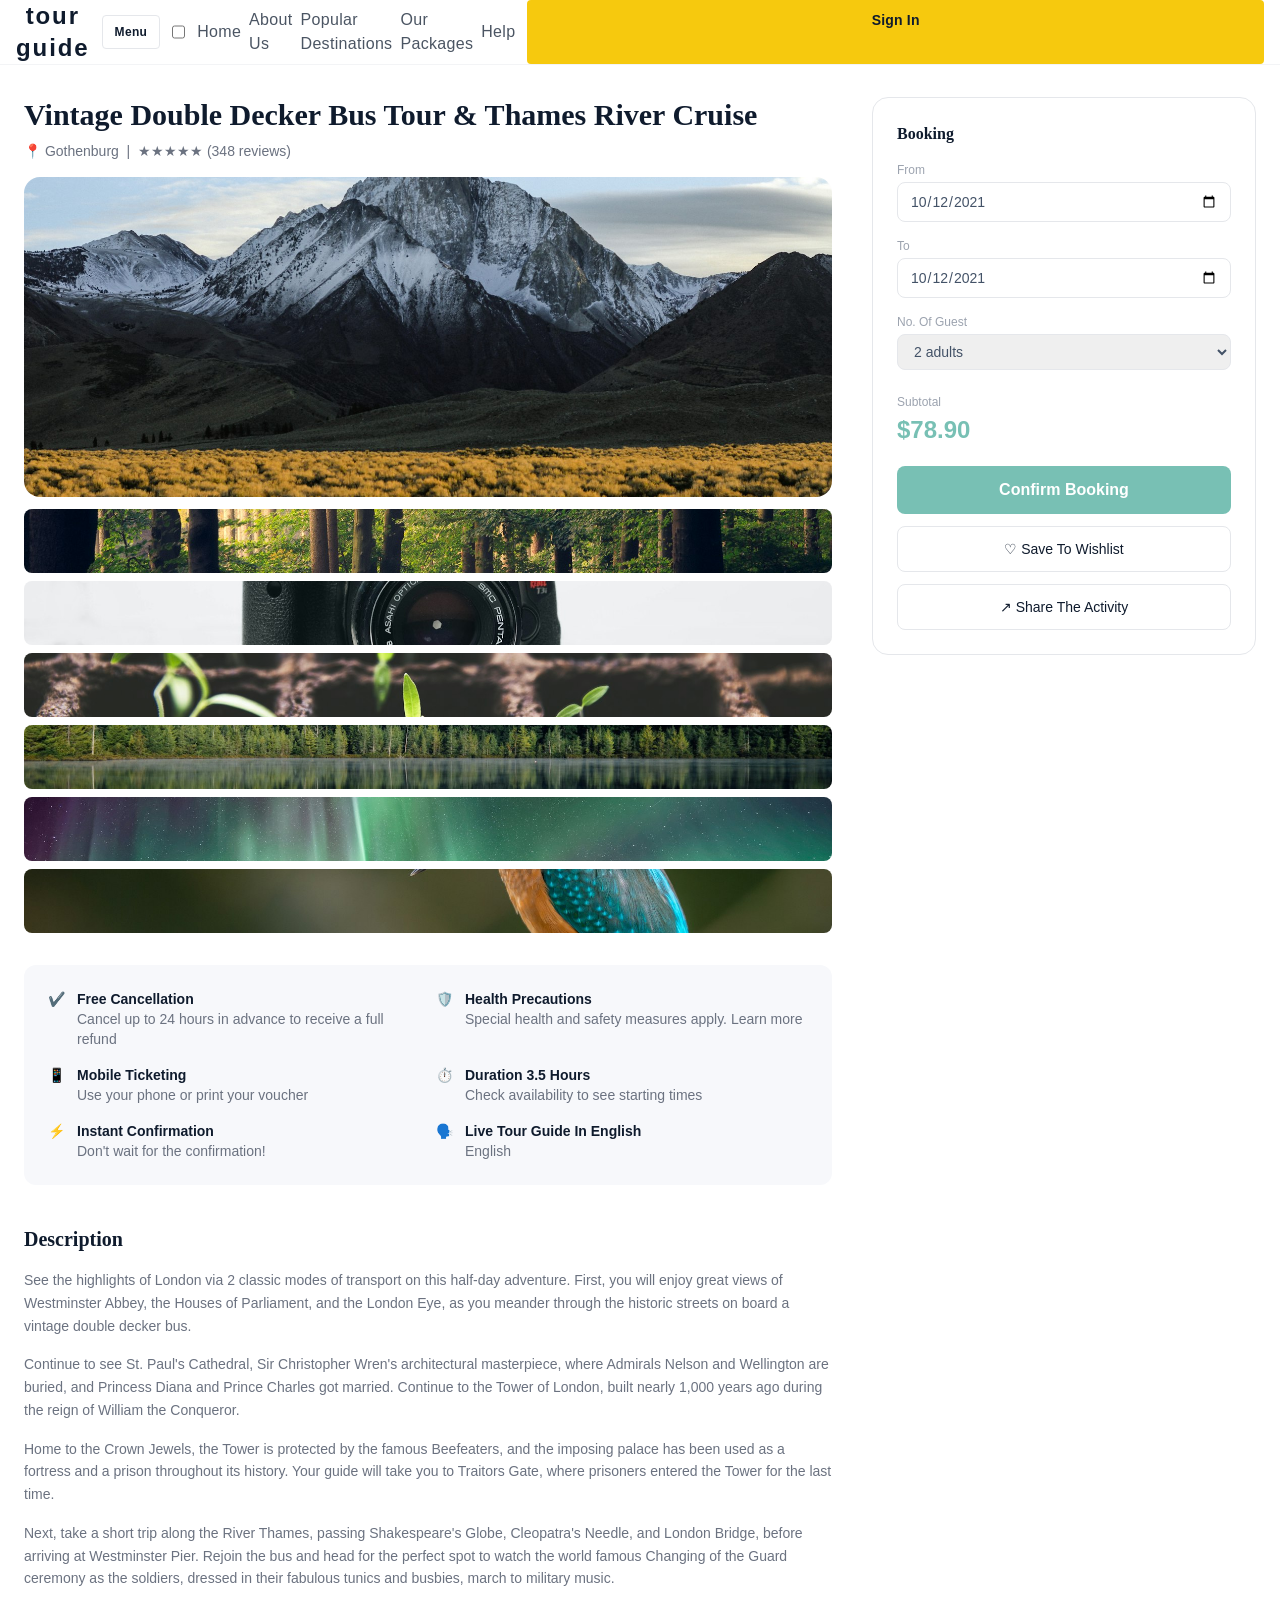
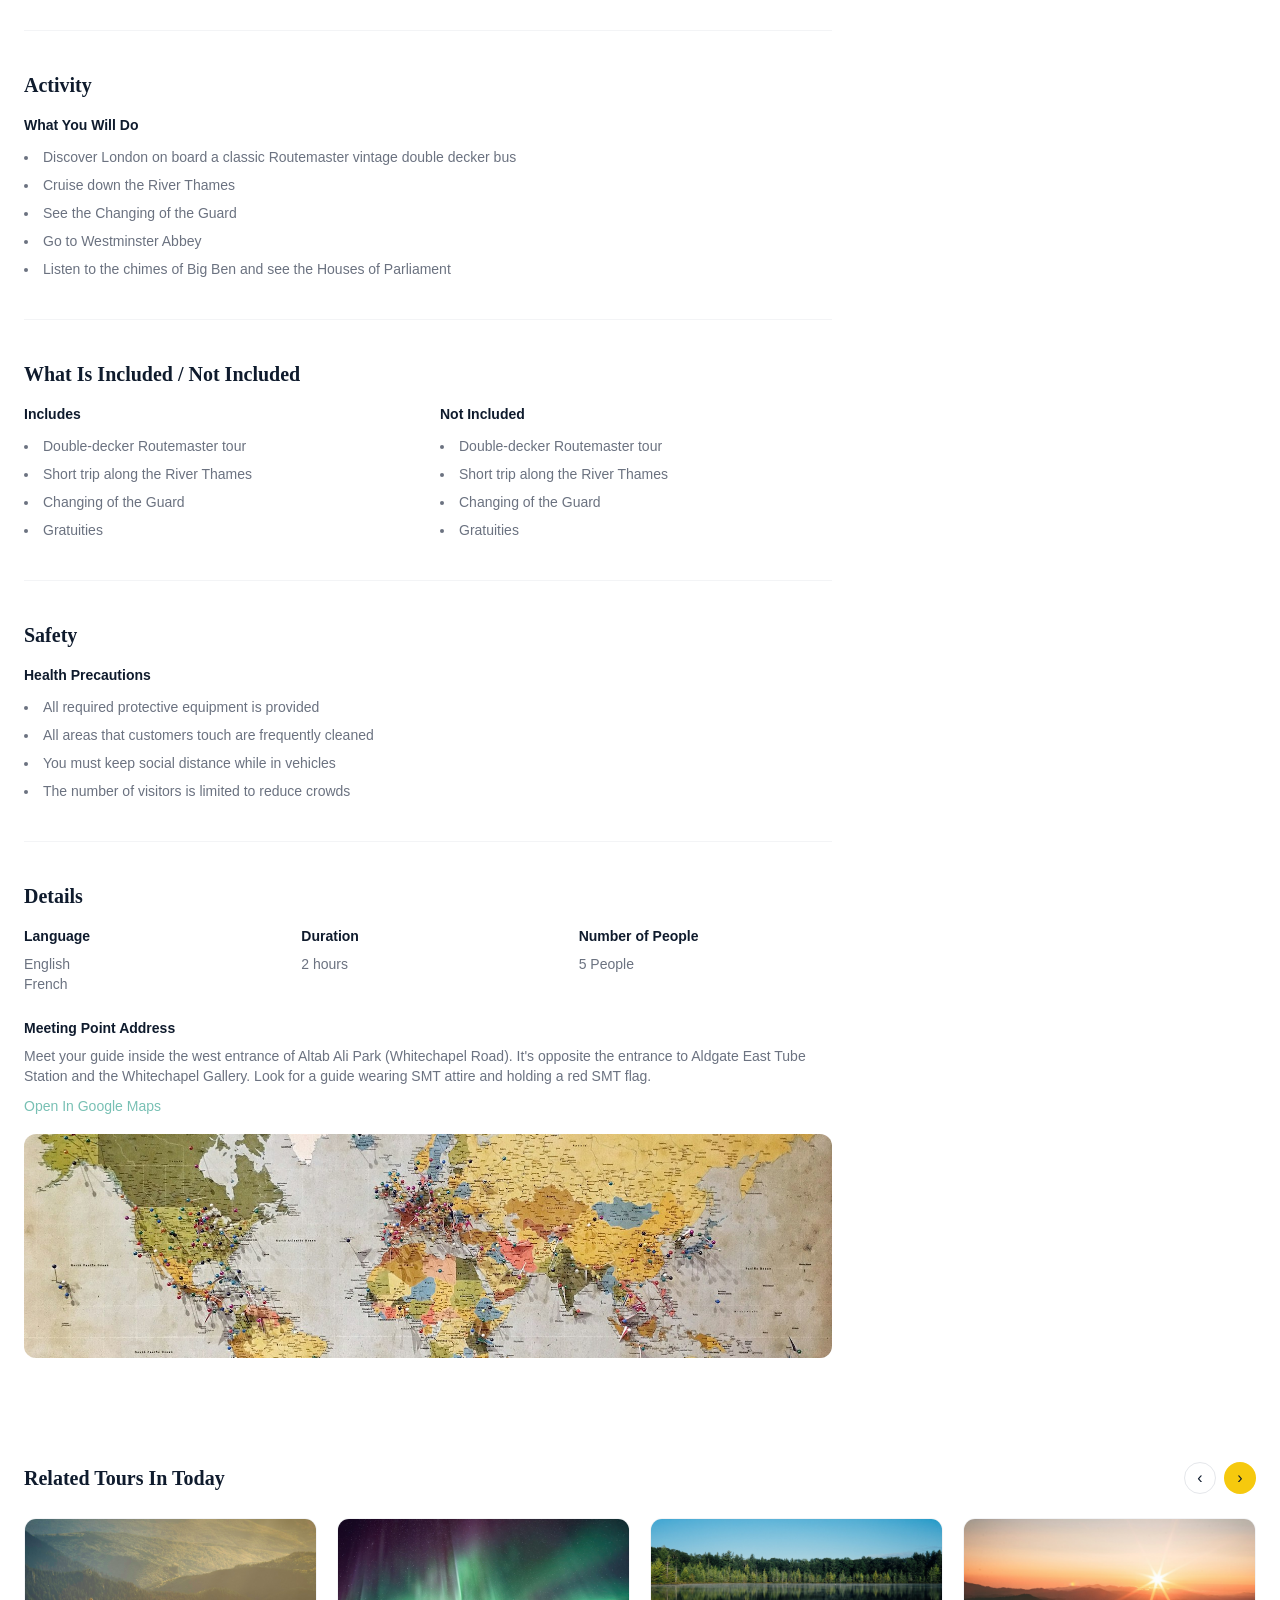
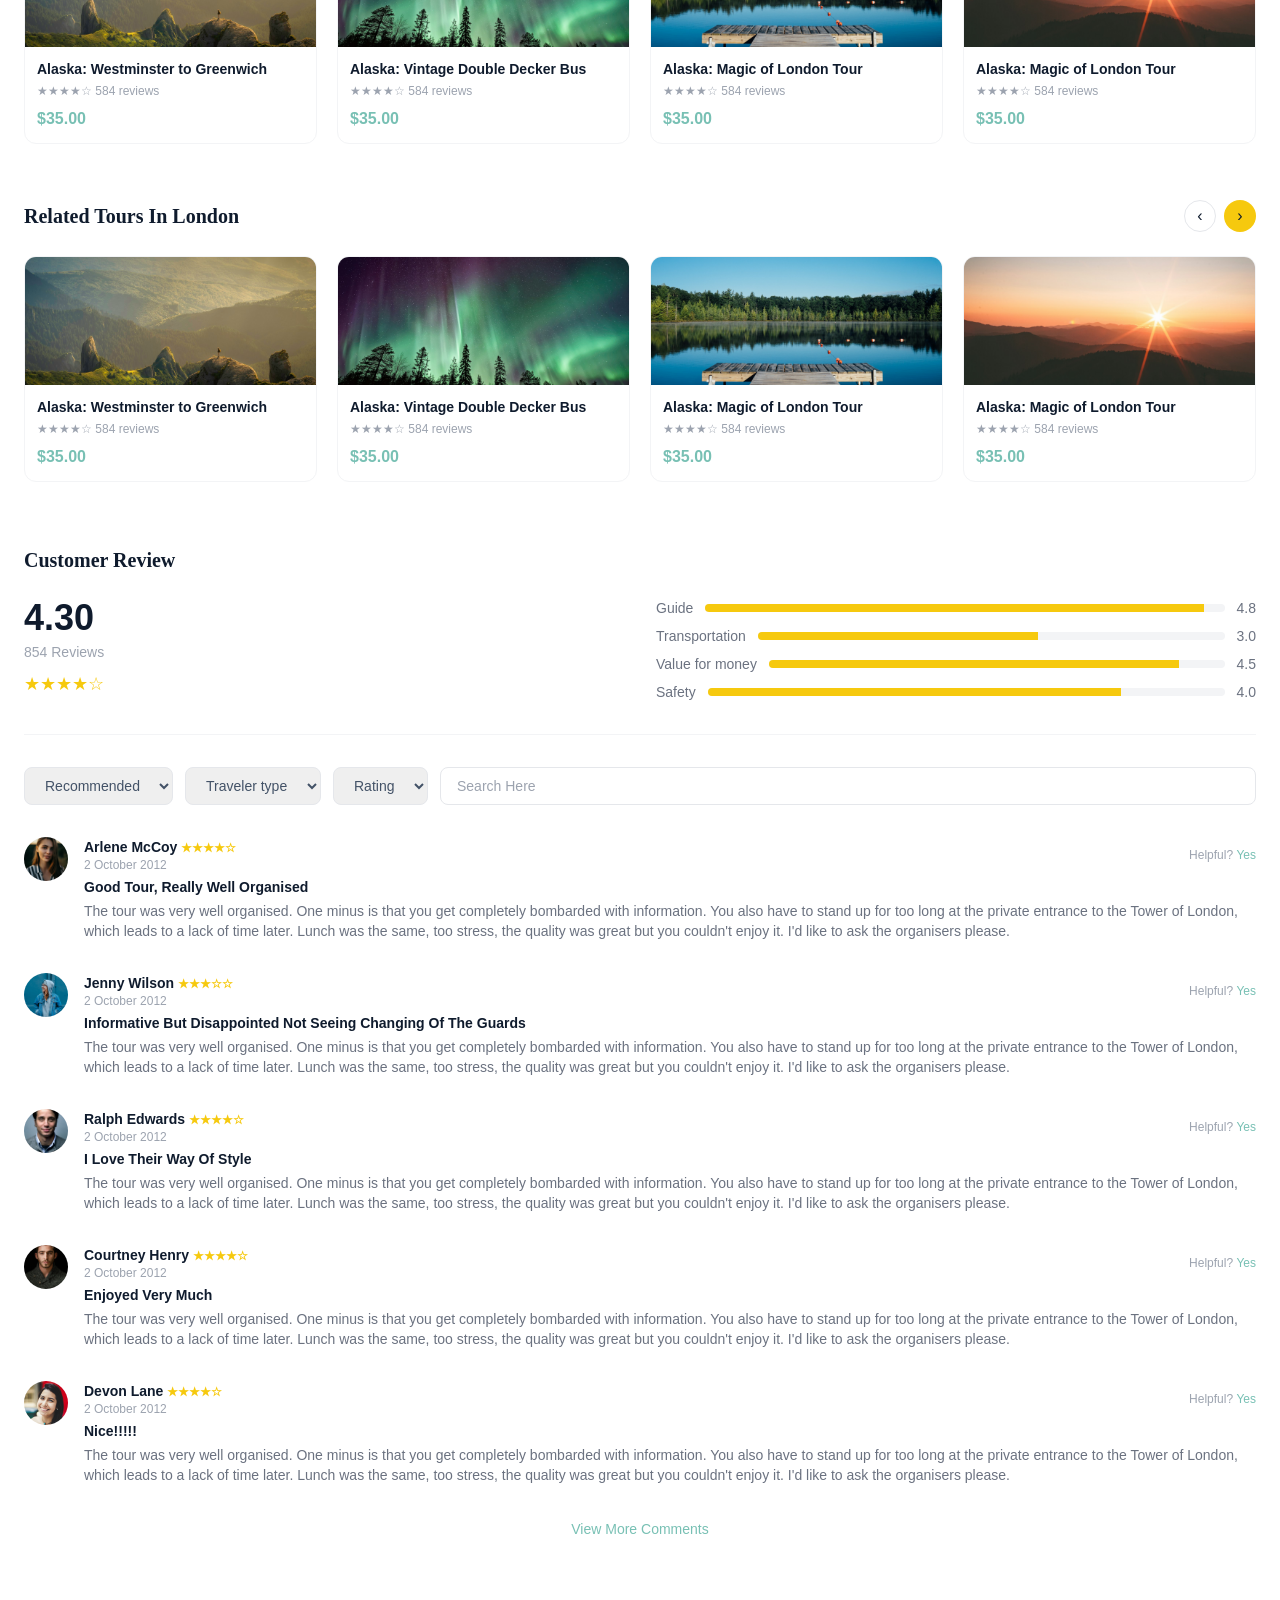
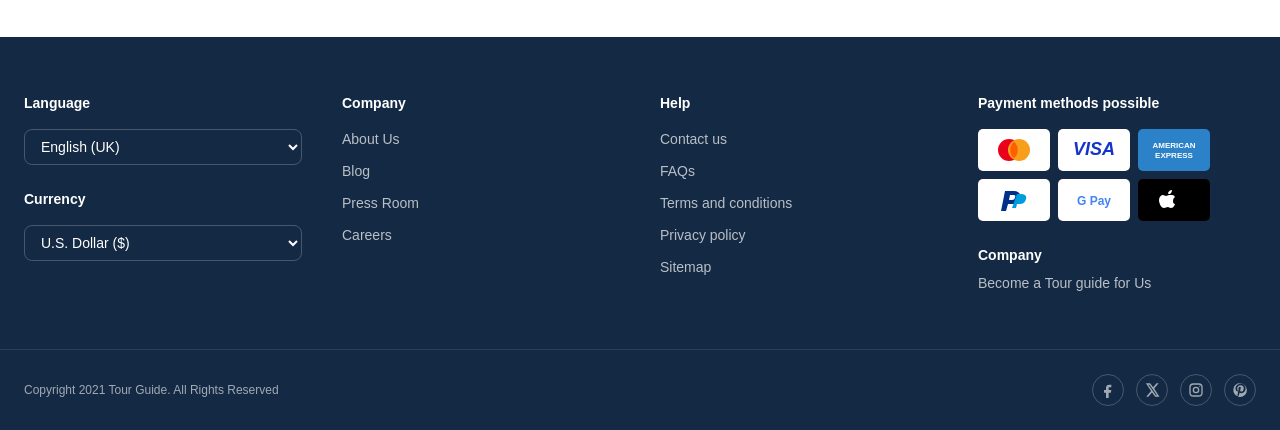
<file: city-tour.html>
<!DOCTYPE html>
<html lang="en">
<head>
<meta charset="UTF-8" />
<meta name="viewport" content="width=device-width, initial-scale=1.0" />
<title>Vintage Double Decker Bus Tour &amp; Thames River Cruise — Tour Guide</title>
<style>body{font-family:Arial,Helvetica,sans-serif;}</style>
  <link rel="stylesheet" href="assets/tailwind.css">
  <link rel="stylesheet" href="assets/reference-overrides.css">
</head>
<body class="bg-white text-navy">

<!-- HEADER -->
<header class="border-b border-gray-100">
  <div class="max-w-7xl mx-auto flex flex-col gap-3 px-4 py-4 sm:flex-row sm:items-center sm:justify-between sm:px-6 sm:py-5">
    <div class="flex items-center justify-between gap-3">
      <a href="index.html" class="text-2xl font-semibold tracking-wide text-center sm:text-left">tour guide</a>
      <label for="mobile-menu-tour" class="inline-flex cursor-pointer rounded border border-gray-300 px-3 py-2 text-xs font-semibold uppercase tracking-wide text-navy md:hidden">Menu</label>
    </div>
    <input id="mobile-menu-tour" type="checkbox" class="peer sr-only" />
    <nav class="hidden peer-checked:flex flex-col items-center gap-2 text-[11px] font-medium text-gray-600 sm:gap-4 md:flex md:flex-row md:gap-8 md:text-sm">
      <a href="index.html" class="hover:text-navy">Home</a>
      <a href="index.html" class="hover:text-navy">About Us</a>
      <a href="city-listing.html" class="hover:text-navy">Popular Destinations</a>
      <a href="city-listing.html" class="hover:text-navy">Our Packages</a>
      <a href="mailto:help@tourguide.example" class="hover:text-navy">Help</a>
    </nav>
    <a href="my-profile.html" class="bg-gold text-navy text-sm font-semibold px-6 py-2.5 rounded text-center w-full sm:w-auto md:w-auto">Sign In</a>
  </div>
</header>

<section class="max-w-7xl mx-auto px-6 py-8">
  <div class="grid grid-cols-1 lg:grid-cols-3 gap-10">

    <!-- LEFT: DETAILS -->
    <div class="lg:col-span-2">
      <h1 class="text-3xl font-semibold mb-2">Vintage Double Decker Bus Tour &amp; Thames River Cruise</h1>
      <p class="text-sm text-gray-500 mb-4">📍 Gothenburg &nbsp;|&nbsp; ★★★★★ (348 reviews)</p>

      <img src="img/mountain-valley.jpg?w=1000&q=80" class="w-full h-80 object-cover rounded-2xl mb-3" alt="Mountain landscape" />
      <div class="grid grid-cols-3 gap-2 mb-8 sm:grid-cols-6">
        <img src="img/rainforest.jpg?w=200&q=80" class="w-full h-16 object-cover rounded-lg" alt="thumb" />
        <img src="img/mountain-lake.jpg?w=200&q=80" class="w-full h-16 object-cover rounded-lg" alt="thumb" />
        <img src="img/green-leaves.jpg?w=200&q=80" class="w-full h-16 object-cover rounded-lg" alt="thumb" />
        <img src="img/lake.jpg?w=200&q=80" class="w-full h-16 object-cover rounded-lg" alt="thumb" />
        <img src="img/aurora.jpg?w=200&q=80" class="w-full h-16 object-cover rounded-lg" alt="thumb" />
        <img src="img/wildlife-bird.jpg?w=200&q=80" class="w-full h-16 object-cover rounded-lg" alt="thumb" />
      </div>

      <!-- INFO STRIP -->
      <div class="grid grid-cols-1 sm:grid-cols-2 gap-4 bg-sand rounded-xl p-6 mb-10 text-sm">
        <div class="flex gap-3"><span>✔️</span><div><p class="font-semibold">Free Cancellation</p><p class="text-gray-500">Cancel up to 24 hours in advance to receive a full refund</p></div></div>
        <div class="flex gap-3"><span>🛡️</span><div><p class="font-semibold">Health Precautions</p><p class="text-gray-500">Special health and safety measures apply. Learn more</p></div></div>
        <div class="flex gap-3"><span>📱</span><div><p class="font-semibold">Mobile Ticketing</p><p class="text-gray-500">Use your phone or print your voucher</p></div></div>
        <div class="flex gap-3"><span>⏱️</span><div><p class="font-semibold">Duration 3.5 Hours</p><p class="text-gray-500">Check availability to see starting times</p></div></div>
        <div class="flex gap-3"><span>⚡</span><div><p class="font-semibold">Instant Confirmation</p><p class="text-gray-500">Don't wait for the confirmation!</p></div></div>
        <div class="flex gap-3"><span>🗣️</span><div><p class="font-semibold">Live Tour Guide In English</p><p class="text-gray-500">English</p></div></div>
      </div>

      <!-- DESCRIPTION -->
      <div class="mb-10">
        <h2 class="text-xl font-semibold mb-4">Description</h2>
        <p class="text-sm text-gray-500 leading-relaxed mb-4">See the highlights of London via 2 classic modes of transport on this half-day adventure. First, you will enjoy great views of Westminster Abbey, the Houses of Parliament, and the London Eye, as you meander through the historic streets on board a vintage double decker bus.</p>
        <p class="text-sm text-gray-500 leading-relaxed mb-4">Continue to see St. Paul's Cathedral, Sir Christopher Wren's architectural masterpiece, where Admirals Nelson and Wellington are buried, and Princess Diana and Prince Charles got married. Continue to the Tower of London, built nearly 1,000 years ago during the reign of William the Conqueror.</p>
        <p class="text-sm text-gray-500 leading-relaxed mb-4">Home to the Crown Jewels, the Tower is protected by the famous Beefeaters, and the imposing palace has been used as a fortress and a prison throughout its history. Your guide will take you to Traitors Gate, where prisoners entered the Tower for the last time.</p>
        <p class="text-sm text-gray-500 leading-relaxed">Next, take a short trip along the River Thames, passing Shakespeare's Globe, Cleopatra's Needle, and London Bridge, before arriving at Westminster Pier. Rejoin the bus and head for the perfect spot to watch the world famous Changing of the Guard ceremony as the soldiers, dressed in their fabulous tunics and busbies, march to military music.</p>
      </div>

      <hr class="border-gray-100 mb-10">

      <!-- ACTIVITY -->
      <div class="mb-10">
        <h2 class="text-xl font-semibold mb-4">Activity</h2>
        <p class="font-semibold text-sm mb-3">What You Will Do</p>
        <ul class="text-sm text-gray-500 space-y-2 list-disc list-inside">
          <li>Discover London on board a classic Routemaster vintage double decker bus</li>
          <li>Cruise down the River Thames</li>
          <li>See the Changing of the Guard</li>
          <li>Go to Westminster Abbey</li>
          <li>Listen to the chimes of Big Ben and see the Houses of Parliament</li>
        </ul>
      </div>

      <hr class="border-gray-100 mb-10">

      <!-- INCLUDES -->
      <div class="mb-10">
        <h2 class="text-xl font-semibold mb-4">What Is Included / Not Included</h2>
        <div class="grid grid-cols-1 sm:grid-cols-2 gap-6 text-sm">
          <div>
            <p class="font-semibold mb-3">Includes</p>
            <ul class="text-gray-500 space-y-2 list-disc list-inside">
              <li>Double-decker Routemaster tour</li>
              <li>Short trip along the River Thames</li>
              <li>Changing of the Guard</li>
              <li>Gratuities</li>
            </ul>
          </div>
          <div>
            <p class="font-semibold mb-3">Not Included</p>
            <ul class="text-gray-500 space-y-2 list-disc list-inside">
              <li>Double-decker Routemaster tour</li>
              <li>Short trip along the River Thames</li>
              <li>Changing of the Guard</li>
              <li>Gratuities</li>
            </ul>
          </div>
        </div>
      </div>

      <hr class="border-gray-100 mb-10">

      <!-- SAFETY -->
      <div class="mb-10">
        <h2 class="text-xl font-semibold mb-4">Safety</h2>
        <p class="font-semibold text-sm mb-3">Health Precautions</p>
        <ul class="text-sm text-gray-500 space-y-2 list-disc list-inside">
          <li>All required protective equipment is provided</li>
          <li>All areas that customers touch are frequently cleaned</li>
          <li>You must keep social distance while in vehicles</li>
          <li>The number of visitors is limited to reduce crowds</li>
        </ul>
      </div>

      <hr class="border-gray-100 mb-10">

      <!-- DETAILS -->
      <div class="mb-10">
        <h2 class="text-xl font-semibold mb-4">Details</h2>
        <div class="grid grid-cols-1 sm:grid-cols-3 gap-6 text-sm mb-6">
          <div>
            <p class="font-semibold mb-2">Language</p>
            <p class="text-gray-500">English</p>
            <p class="text-gray-500">French</p>
          </div>
          <div>
            <p class="font-semibold mb-2">Duration</p>
            <p class="text-gray-500">2 hours</p>
          </div>
          <div>
            <p class="font-semibold mb-2">Number of People</p>
            <p class="text-gray-500">5 People</p>
          </div>
        </div>
        <p class="font-semibold text-sm mb-2">Meeting Point Address</p>
        <p class="text-gray-500 text-sm mb-2">Meet your guide inside the west entrance of Altab Ali Park (Whitechapel Road). It's opposite the entrance to Aldgate East Tube Station and the Whitechapel Gallery. Look for a guide wearing SMT attire and holding a red SMT flag.</p>
        <a href="https://www.google.com/maps/search/?api=1&amp;query=Altab+Ali+Park+London" target="_blank" rel="noopener noreferrer" class="text-teal text-sm font-medium">Open In Google Maps</a>
        <img src="img/map-location.jpg?w=1000&q=80" class="w-full h-56 object-cover rounded-xl mt-4" alt="map" />
      </div>
    </div>

    <!-- RIGHT: BOOKING CARD -->
    <div class="lg:col-span-1">
      <div class="border border-gray-200 rounded-2xl p-6 lg:sticky lg:top-6">
        <h3 class="font-semibold mb-4">Booking</h3>
        <label class="text-xs text-gray-400 block mb-1">From</label>
        <input type="date" value="2021-10-12" class="w-full border border-gray-200 rounded-lg px-3 py-2 text-sm mb-4" />
        <label class="text-xs text-gray-400 block mb-1">To</label>
        <input type="date" value="2021-10-12" class="w-full border border-gray-200 rounded-lg px-3 py-2 text-sm mb-4" />
        <label class="text-xs text-gray-400 block mb-1">No. Of Guest</label>
        <select class="w-full border border-gray-200 rounded-lg px-3 py-2 text-sm mb-6">
          <option>2 adults</option>
          <option>1 adult</option>
          <option>3 adults</option>
          <option>4 adults</option>
        </select>
        <p class="text-xs text-gray-400 mb-1">Subtotal</p>
        <p class="text-2xl font-semibold text-teal mb-5">$78.90</p>
        <button class="w-full bg-teal text-white font-semibold rounded-lg py-3 mb-3">Confirm Booking</button>
        <button class="w-full border border-gray-200 rounded-lg py-3 mb-3 text-sm font-medium">♡ Save To Wishlist</button>
        <button class="w-full border border-gray-200 rounded-lg py-3 text-sm font-medium">↗ Share The Activity</button>
      </div>
    </div>
  </div>

  <!-- RELATED TOURS TODAY -->
  <div class="mt-16">
    <div class="flex items-center justify-between mb-6">
      <h2 class="text-xl font-semibold">Related Tours In Today</h2>
      <div class="flex items-center gap-2">
        <button class="w-8 h-8 rounded-full border border-gray-200 flex items-center justify-center">‹</button>
        <button class="w-8 h-8 rounded-full bg-gold flex items-center justify-center">›</button>
      </div>
    </div>
    <div class="grid grid-cols-2 md:grid-cols-4 gap-5">
      <a href="city-tour.html" class="rounded-xl overflow-hidden border border-gray-100">
        <img src="img/mountain-landscape.jpg?w=400&q=80" class="w-full h-32 object-cover" alt="tour" />
        <div class="p-3">
          <p class="text-sm font-semibold mb-1">Alaska: Westminster to Greenwich</p>
          <p class="text-xs text-gray-400 mb-2">★★★★☆ 584 reviews</p>
          <p class="text-teal font-semibold">$35.00</p>
        </div>
      </a>
      <a href="city-tour.html" class="rounded-xl overflow-hidden border border-gray-100">
        <img src="img/aurora.jpg?w=400&q=80" class="w-full h-32 object-cover" alt="tour" />
        <div class="p-3">
          <p class="text-sm font-semibold mb-1">Alaska: Vintage Double Decker Bus</p>
          <p class="text-xs text-gray-400 mb-2">★★★★☆ 584 reviews</p>
          <p class="text-teal font-semibold">$35.00</p>
        </div>
      </a>
      <a href="city-tour.html" class="rounded-xl overflow-hidden border border-gray-100">
        <img src="img/lake.jpg?w=400&q=80" class="w-full h-32 object-cover" alt="tour" />
        <div class="p-3">
          <p class="text-sm font-semibold mb-1">Alaska: Magic of London Tour</p>
          <p class="text-xs text-gray-400 mb-2">★★★★☆ 584 reviews</p>
          <p class="text-teal font-semibold">$35.00</p>
        </div>
      </a>
      <a href="city-tour.html" class="rounded-xl overflow-hidden border border-gray-100">
        <img src="img/forest-fields.jpg?w=400&q=80" class="w-full h-32 object-cover" alt="tour" />
        <div class="p-3">
          <p class="text-sm font-semibold mb-1">Alaska: Magic of London Tour</p>
          <p class="text-xs text-gray-400 mb-2">★★★★☆ 584 reviews</p>
          <p class="text-teal font-semibold">$35.00</p>
        </div>
      </a>
    </div>
  </div>

  <!-- RELATED TOURS LONDON -->
  <div class="mt-14">
    <div class="flex items-center justify-between mb-6">
      <h2 class="text-xl font-semibold">Related Tours In London</h2>
      <div class="flex items-center gap-2">
        <button class="w-8 h-8 rounded-full border border-gray-200 flex items-center justify-center">‹</button>
        <button class="w-8 h-8 rounded-full bg-gold flex items-center justify-center">›</button>
      </div>
    </div>
    <div class="grid grid-cols-2 md:grid-cols-4 gap-5">
      <a href="city-tour.html" class="rounded-xl overflow-hidden border border-gray-100">
        <img src="img/mountain-landscape.jpg?w=400&q=80" class="w-full h-32 object-cover" alt="tour" />
        <div class="p-3">
          <p class="text-sm font-semibold mb-1">Alaska: Westminster to Greenwich</p>
          <p class="text-xs text-gray-400 mb-2">★★★★☆ 584 reviews</p>
          <p class="text-teal font-semibold">$35.00</p>
        </div>
      </a>
      <a href="city-tour.html" class="rounded-xl overflow-hidden border border-gray-100">
        <img src="img/aurora.jpg?w=400&q=80" class="w-full h-32 object-cover" alt="tour" />
        <div class="p-3">
          <p class="text-sm font-semibold mb-1">Alaska: Vintage Double Decker Bus</p>
          <p class="text-xs text-gray-400 mb-2">★★★★☆ 584 reviews</p>
          <p class="text-teal font-semibold">$35.00</p>
        </div>
      </a>
      <a href="city-tour.html" class="rounded-xl overflow-hidden border border-gray-100">
        <img src="img/lake.jpg?w=400&q=80" class="w-full h-32 object-cover" alt="tour" />
        <div class="p-3">
          <p class="text-sm font-semibold mb-1">Alaska: Magic of London Tour</p>
          <p class="text-xs text-gray-400 mb-2">★★★★☆ 584 reviews</p>
          <p class="text-teal font-semibold">$35.00</p>
        </div>
      </a>
      <a href="city-tour.html" class="rounded-xl overflow-hidden border border-gray-100">
        <img src="img/forest-fields.jpg?w=400&q=80" class="w-full h-32 object-cover" alt="tour" />
        <div class="p-3">
          <p class="text-sm font-semibold mb-1">Alaska: Magic of London Tour</p>
          <p class="text-xs text-gray-400 mb-2">★★★★☆ 584 reviews</p>
          <p class="text-teal font-semibold">$35.00</p>
        </div>
      </a>
    </div>
  </div>

  <!-- CUSTOMER REVIEWS -->
  <div class="mt-16">
    <h2 class="text-xl font-semibold mb-6">Customer Review</h2>
    <div class="grid grid-cols-1 sm:grid-cols-2 gap-8 mb-8 border-b border-gray-100 pb-8">
      <div>
        <p class="text-4xl font-semibold mb-1">4.30</p>
        <p class="text-gray-400 text-sm mb-2">854 Reviews</p>
        <p class="text-gold text-lg">★★★★☆</p>
      </div>
      <div class="space-y-2 text-sm">
        <div class="flex items-center gap-3"><span class="min-w-[90px] text-gray-500 sm:min-w-[112px]">Guide</span><div class="flex-1 h-2 bg-gray-100 rounded-full overflow-hidden"><div class="h-full bg-gold" style="width:96%"></div></div><span class="text-gray-500">4.8</span></div>
        <div class="flex items-center gap-3"><span class="min-w-[90px] text-gray-500 sm:min-w-[112px]">Transportation</span><div class="flex-1 h-2 bg-gray-100 rounded-full overflow-hidden"><div class="h-full bg-gold" style="width:60%"></div></div><span class="text-gray-500">3.0</span></div>
        <div class="flex items-center gap-3"><span class="min-w-[90px] text-gray-500 sm:min-w-[112px]">Value for money</span><div class="flex-1 h-2 bg-gray-100 rounded-full overflow-hidden"><div class="h-full bg-gold" style="width:90%"></div></div><span class="text-gray-500">4.5</span></div>
        <div class="flex items-center gap-3"><span class="min-w-[90px] text-gray-500 sm:min-w-[112px]">Safety</span><div class="flex-1 h-2 bg-gray-100 rounded-full overflow-hidden"><div class="h-full bg-gold" style="width:80%"></div></div><span class="text-gray-500">4.0</span></div>
      </div>
    </div>

    <div class="flex flex-wrap gap-3 mb-8">
      <select class="border border-gray-200 rounded-lg px-4 py-2 text-sm">
        <option>Recommended</option>
      </select>
      <select class="border border-gray-200 rounded-lg px-4 py-2 text-sm">
        <option>Traveler type</option>
      </select>
      <select class="border border-gray-200 rounded-lg px-4 py-2 text-sm">
        <option>Rating</option>
      </select>
      <input type="text" placeholder="Search Here" class="border border-gray-200 rounded-lg px-4 py-2 text-sm flex-1 min-w-[150px]" />
    </div>

    <div class="space-y-8">
      <div class="flex gap-4">
        <img src="img/reviewer-arlene.jpg?w=100&q=80" class="w-11 h-11 rounded-full object-cover" alt="reviewer" />
        <div class="flex-1">
          <div class="flex items-center justify-between mb-1">
            <div>
              <p class="font-semibold text-sm">Arlene McCoy <span class="text-gold text-xs">★★★★☆</span></p>
              <p class="text-xs text-gray-400">2 October 2012</p>
            </div>
            <p class="text-xs text-gray-400">Helpful? <button type="button" class="text-teal">Yes</button></p>
          </div>
          <p class="font-semibold text-sm mb-1">Good Tour, Really Well Organised</p>
          <p class="text-sm text-gray-500">The tour was very well organised. One minus is that you get completely bombarded with information. You also have to stand up for too long at the private entrance to the Tower of London, which leads to a lack of time later. Lunch was the same, too stress, the quality was great but you couldn't enjoy it. I'd like to ask the organisers please.</p>
        </div>
      </div>
      <div class="flex gap-4">
        <img src="img/reviewer-jenny.jpg?w=100&q=80" class="w-11 h-11 rounded-full object-cover" alt="reviewer" />
        <div class="flex-1">
          <div class="flex items-center justify-between mb-1">
            <div>
              <p class="font-semibold text-sm">Jenny Wilson <span class="text-gold text-xs">★★★☆☆</span></p>
              <p class="text-xs text-gray-400">2 October 2012</p>
            </div>
            <p class="text-xs text-gray-400">Helpful? <button type="button" class="text-teal">Yes</button></p>
          </div>
          <p class="font-semibold text-sm mb-1">Informative But Disappointed Not Seeing Changing Of The Guards</p>
          <p class="text-sm text-gray-500">The tour was very well organised. One minus is that you get completely bombarded with information. You also have to stand up for too long at the private entrance to the Tower of London, which leads to a lack of time later. Lunch was the same, too stress, the quality was great but you couldn't enjoy it. I'd like to ask the organisers please.</p>
        </div>
      </div>
      <div class="flex gap-4">
        <img src="img/profile-avatar.jpg?w=100&q=80" class="w-11 h-11 rounded-full object-cover" alt="reviewer" />
        <div class="flex-1">
          <div class="flex items-center justify-between mb-1">
            <div>
              <p class="font-semibold text-sm">Ralph Edwards <span class="text-gold text-xs">★★★★☆</span></p>
              <p class="text-xs text-gray-400">2 October 2012</p>
            </div>
            <p class="text-xs text-gray-400">Helpful? <button type="button" class="text-teal">Yes</button></p>
          </div>
          <p class="font-semibold text-sm mb-1">I Love Their Way Of Style</p>
          <p class="text-sm text-gray-500">The tour was very well organised. One minus is that you get completely bombarded with information. You also have to stand up for too long at the private entrance to the Tower of London, which leads to a lack of time later. Lunch was the same, too stress, the quality was great but you couldn't enjoy it. I'd like to ask the organisers please.</p>
        </div>
      </div>
      <div class="flex gap-4">
        <img src="img/reviewer-courtney.jpg?w=100&q=80" class="w-11 h-11 rounded-full object-cover" alt="reviewer" />
        <div class="flex-1">
          <div class="flex items-center justify-between mb-1">
            <div>
              <p class="font-semibold text-sm">Courtney Henry <span class="text-gold text-xs">★★★★☆</span></p>
              <p class="text-xs text-gray-400">2 October 2012</p>
            </div>
            <p class="text-xs text-gray-400">Helpful? <button type="button" class="text-teal">Yes</button></p>
          </div>
          <p class="font-semibold text-sm mb-1">Enjoyed Very Much</p>
          <p class="text-sm text-gray-500">The tour was very well organised. One minus is that you get completely bombarded with information. You also have to stand up for too long at the private entrance to the Tower of London, which leads to a lack of time later. Lunch was the same, too stress, the quality was great but you couldn't enjoy it. I'd like to ask the organisers please.</p>
        </div>
      </div>
      <div class="flex gap-4">
        <img src="img/reviewer-devon.jpg?w=100&q=80" class="w-11 h-11 rounded-full object-cover" alt="reviewer" />
        <div class="flex-1">
          <div class="flex items-center justify-between mb-1">
            <div>
              <p class="font-semibold text-sm">Devon Lane <span class="text-gold text-xs">★★★★☆</span></p>
              <p class="text-xs text-gray-400">2 October 2012</p>
            </div>
            <p class="text-xs text-gray-400">Helpful? <button type="button" class="text-teal">Yes</button></p>
          </div>
          <p class="font-semibold text-sm mb-1">Nice!!!!!</p>
          <p class="text-sm text-gray-500">The tour was very well organised. One minus is that you get completely bombarded with information. You also have to stand up for too long at the private entrance to the Tower of London, which leads to a lack of time later. Lunch was the same, too stress, the quality was great but you couldn't enjoy it. I'd like to ask the organisers please.</p>
        </div>
      </div>
    </div>
    <div class="text-center mt-8">
      <button type="button" class="text-teal text-sm font-medium">View More Comments</button>
    </div>
  </div>
</section>

<!-- FOOTER -->
<footer class="bg-navy text-white mt-16">
  <div class="max-w-7xl mx-auto px-6 py-14 grid grid-cols-2 md:grid-cols-4 gap-10 text-sm">
    <div>
      <p class="font-semibold mb-4">Language</p>
      <select class="w-full bg-white/10 rounded-lg px-3 py-2 mb-6 text-white">
        <option>English (UK)</option>
      </select>
      <p class="font-semibold mb-4">Currency</p>
      <select class="w-full bg-white/10 rounded-lg px-3 py-2 text-white">
        <option>U.S. Dollar ($)</option>
      </select>
    </div>
    <div>
      <p class="font-semibold mb-4">Company</p>
      <ul class="space-y-3 text-white/70">
        <li><a href="index.html">About Us</a></li>
        <li><a href="index.html#latest-stories">Blog</a></li>
        <li><a href="index.html">Press Room</a></li>
        <li><a href="mailto:careers@tourguide.example">Careers</a></li>
      </ul>
    </div>
    <div>
      <p class="font-semibold mb-4">Help</p>
      <ul class="space-y-3 text-white/70">
        <li><a href="mailto:help@tourguide.example">Contact us</a></li>
        <li><a href="mailto:help@tourguide.example">FAQs</a></li>
        <li><a href="index.html">Terms and conditions</a></li>
        <li><a href="index.html">Privacy policy</a></li>
        <li><a href="index.html">Sitemap</a></li>
      </ul>
    </div>
    <div>
      <p class="font-semibold mb-4">Payment methods possible</p>
      <div class="flex flex-wrap gap-2 mb-6" aria-label="Accepted payment methods">
        <img src="img/mastercard.svg" class="w-12 h-7 object-contain" alt="Mastercard" />
        <img src="img/visa.svg" class="w-12 h-7 object-contain" alt="Visa" />
        <img src="img/american-express.svg" class="w-12 h-7 object-contain" alt="American Express" />
        <img src="img/paypal.svg" class="w-12 h-7 object-contain" alt="PayPal" />
        <img src="img/google-pay.svg" class="w-12 h-7 object-contain" alt="Google Pay" />
        <img src="img/apple-pay.svg" class="w-12 h-7 object-contain" alt="Apple Pay" />
      </div>
      <p class="font-semibold mb-2">Company</p>
      <a href="mailto:guides@tourguide.example" class="text-white/70">Become a Tour guide for Us</a>
    </div>
  </div>
  <div class="border-t border-white/10 py-6 px-6">
    <div class="max-w-7xl mx-auto flex flex-col sm:flex-row items-center justify-between gap-4 text-xs text-white/60">
      <p>Copyright 2021 Tour Guide. All Rights Reserved</p>
      <div class="flex items-center gap-3">
        <a href="https://www.facebook.com" target="_blank" rel="noopener noreferrer" aria-label="Facebook" class="w-8 h-8 rounded-full bg-white/10 flex items-center justify-center hover:bg-white/20"><svg class="w-4 h-4" fill="currentColor" viewBox="0 0 24 24" aria-hidden="true"><path d="M14 8h3V4h-3c-3.3 0-5 1.7-5 5v3H6v4h3v8h4v-8h3.3l.7-4H13V9c0-.7.3-1 1-1Z"/></svg></a>
        <a href="https://x.com" target="_blank" rel="noopener noreferrer" aria-label="X" class="w-8 h-8 rounded-full bg-white/10 flex items-center justify-center hover:bg-white/20"><svg class="w-4 h-4" fill="currentColor" viewBox="0 0 24 24" aria-hidden="true"><path d="M18.9 2H22l-6.8 7.8L23.2 22h-6.3l-4.9-6.4L6.4 22H3.3l7.3-8.4L2.8 2h6.4l4.4 5.8L18.9 2Zm-1.1 17.8h1.7L8.3 4.1H6.5L17.8 19.8Z"/></svg></a>
        <a href="https://www.instagram.com" target="_blank" rel="noopener noreferrer" aria-label="Instagram" class="w-8 h-8 rounded-full bg-white/10 flex items-center justify-center hover:bg-white/20"><svg class="w-4 h-4" fill="none" stroke="currentColor" stroke-width="2" viewBox="0 0 24 24" aria-hidden="true"><rect x="3" y="3" width="18" height="18" rx="5"/><circle cx="12" cy="12" r="4"/><circle cx="17.5" cy="6.5" r=".75" fill="currentColor" stroke="none"/></svg></a>
        <a href="https://www.pinterest.com" target="_blank" rel="noopener noreferrer" aria-label="Pinterest" class="w-8 h-8 rounded-full bg-white/10 flex items-center justify-center hover:bg-white/20"><svg class="w-4 h-4" fill="currentColor" viewBox="0 0 24 24" aria-hidden="true"><path d="M12 2a10 10 0 0 0-3.6 19.3c-.1-1.6 0-3.5.4-5.1l1.1-4.6s-.3-.7-.3-1.7c0-1.6.9-2.8 2.1-2.8 1 0 1.5.7 1.5 1.6 0 1-.6 2.4-.9 3.7-.3 1.1.6 2 1.7 2 2 0 3.6-2.1 3.6-5.1 0-2.7-1.9-4.5-4.7-4.5-3.2 0-5.1 2.4-5.1 4.9 0 1 .4 2.1.9 2.7.1.1.1.2.1.4l-.3 1.2c-.1.4-.4.5-.8.3-1.5-.7-2.4-2.8-2.4-4.5 0-3.7 2.7-7.1 7.8-7.1 4.1 0 7.3 2.9 7.3 6.8 0 4.1-2.6 7.4-6.2 7.4-1.2 0-2.3-.6-2.7-1.3l-.7 2.8c-.3 1.2-1.1 2.8-1.6 3.7.9.3 1.9.5 2.9.5A10 10 0 0 0 12 2Z"/></svg></a>
      </div>
    </div>
  </div>
</footer>

</body>
</html>
</file>
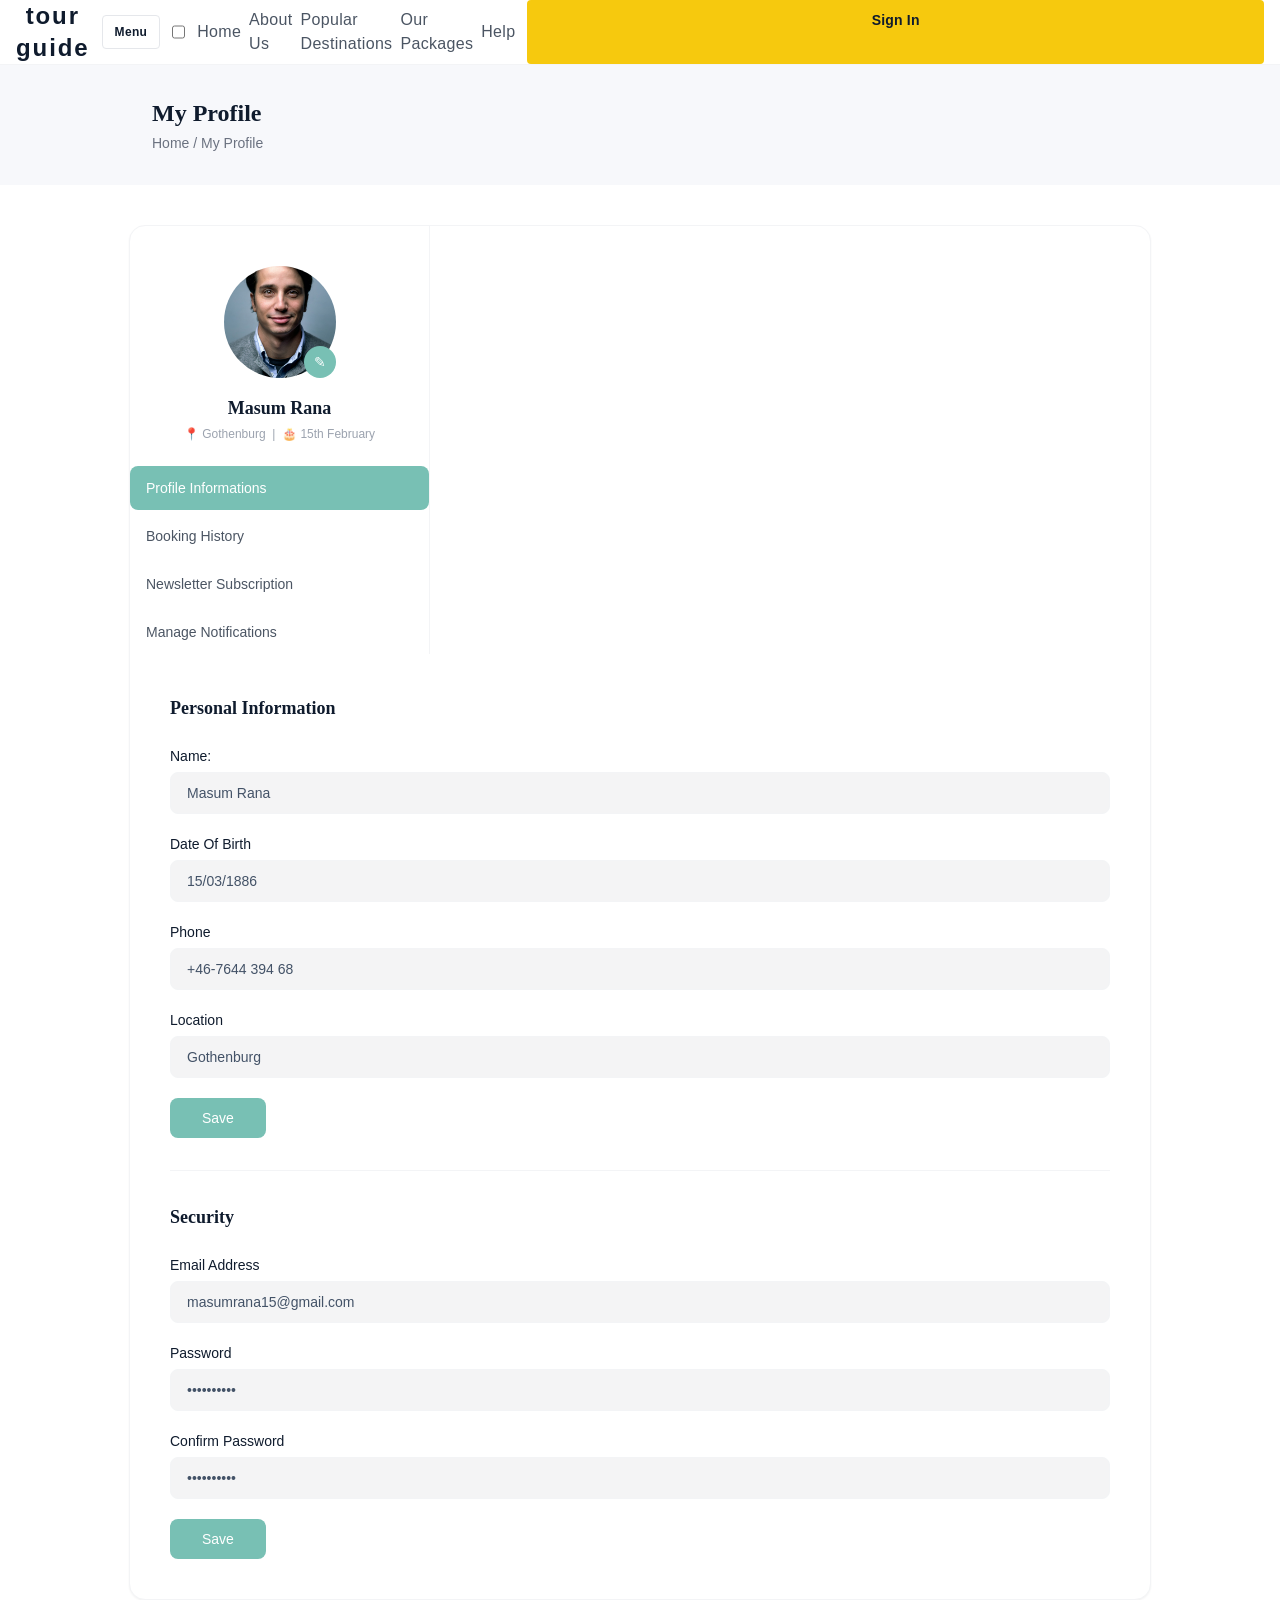
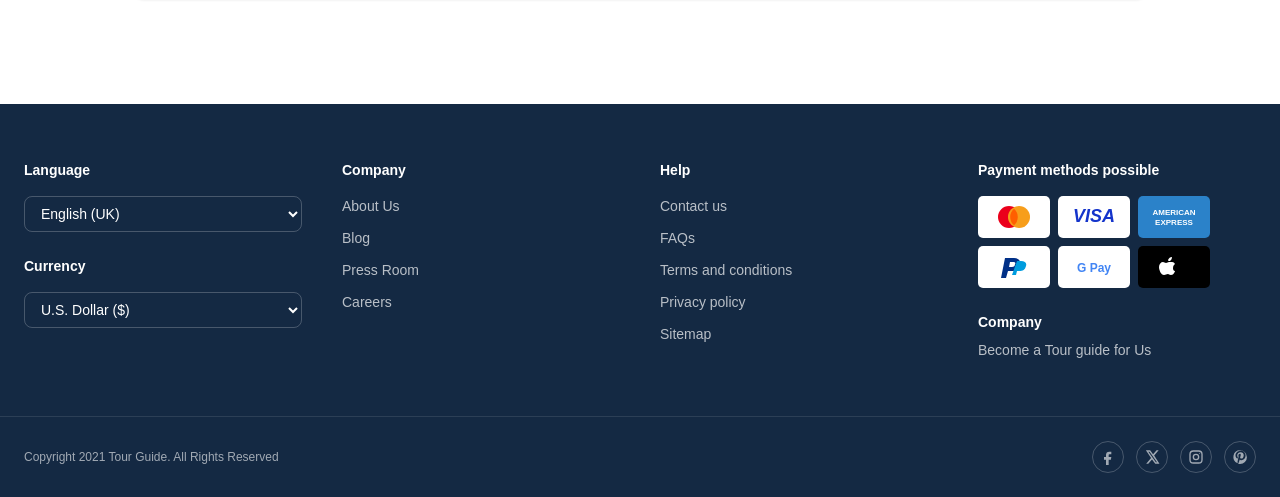
<file: my-profile.html>
<!DOCTYPE html>
<html lang="en">
<head>
<meta charset="UTF-8" />
<meta name="viewport" content="width=device-width, initial-scale=1.0" />
<title>My Profile — Tour Guide</title>
<style>body{font-family:Arial,Helvetica,sans-serif;}</style>
  <link rel="stylesheet" href="assets/tailwind.css">
  <link rel="stylesheet" href="assets/reference-overrides.css">
</head>
<body class="bg-white text-navy">

<!-- HEADER -->
<header class="border-b border-gray-100">
  <div class="max-w-7xl mx-auto flex flex-col gap-3 px-4 py-4 sm:flex-row sm:items-center sm:justify-between sm:px-6 sm:py-5">
    <div class="flex items-center justify-between gap-3">
      <a href="index.html" class="text-2xl font-semibold tracking-wide text-center sm:text-left">tour guide</a>
      <label for="mobile-menu-profile" class="inline-flex cursor-pointer rounded border border-gray-300 px-3 py-2 text-xs font-semibold uppercase tracking-wide text-navy md:hidden">Menu</label>
    </div>
    <input id="mobile-menu-profile" type="checkbox" class="peer sr-only" />
    <nav class="hidden peer-checked:flex flex-col items-center gap-2 text-[11px] font-medium text-gray-600 sm:gap-4 md:flex md:flex-row md:gap-8 md:text-sm">
      <a href="index.html" class="hover:text-navy">Home</a>
      <a href="index.html" class="hover:text-navy">About Us</a>
      <a href="city-listing.html" class="hover:text-navy">Popular Destinations</a>
      <a href="city-listing.html" class="hover:text-navy">Our Packages</a>
      <a href="mailto:help@tourguide.example" class="hover:text-navy">Help</a>
    </nav>
    <a href="my-profile.html" class="bg-gold text-navy text-sm font-semibold px-6 py-2.5 rounded text-center w-full sm:w-auto md:w-auto">Sign In</a>
  </div>
</header>

<!-- PAGE TITLE -->
<section class="bg-sand py-8">
  <div class="max-w-5xl mx-auto px-6">
    <h1 class="text-2xl font-semibold mb-1">My Profile</h1>
    <p class="text-gray-500 text-sm">Home / My Profile</p>
  </div>
</section>

<section class="max-w-5xl mx-auto px-6 py-10">
  <div class="grid grid-cols-1 md:grid-cols-3 bg-white border border-gray-100 rounded-2xl shadow-sm overflow-hidden">

    <!-- LEFT SIDEBAR -->
    <div class="p-8 border-b md:border-b-0 md:border-r border-gray-100 text-center">
      <div class="relative w-28 h-28 mx-auto mb-4">
        <img src="img/profile-avatar.jpg?w=200&q=80" class="w-28 h-28 rounded-full object-cover" alt="Masum Rana" />
        <button class="absolute bottom-0 right-0 w-8 h-8 bg-teal rounded-full flex items-center justify-center text-white text-sm">✎</button>
      </div>
      <h2 class="font-semibold text-lg mb-1">Masum Rana</h2>
      <p class="text-xs text-gray-400 mb-6">📍 Gothenburg &nbsp;|&nbsp; 🎂 15th February</p>

      <nav class="text-left space-y-1 text-sm">
        <a href="my-profile.html" class="block bg-teal text-white font-medium rounded-lg px-4 py-3">Profile Informations</a>
        <button type="button" class="block w-full text-left text-gray-600 hover:bg-gray-50 rounded-lg px-4 py-3">Booking History</button>
        <button type="button" class="block w-full text-left text-gray-600 hover:bg-gray-50 rounded-lg px-4 py-3">Newsletter Subscription</button>
        <button type="button" class="block w-full text-left text-gray-600 hover:bg-gray-50 rounded-lg px-4 py-3">Manage Notifications</button>
      </nav>
    </div>

    <!-- RIGHT CONTENT -->
    <div class="md:col-span-2 p-8">
      <h3 class="font-semibold text-lg mb-6">Personal Information</h3>

      
      <div class="space-y-5 mb-8">
        <div>
          <label class="text-sm font-medium block mb-1.5">Name:</label>
          <input type="text" value="Masum Rana" class="w-full bg-gray-50 border border-gray-100 rounded-lg px-4 py-2.5 text-sm" />
        </div>
        <div>
          <label class="text-sm font-medium block mb-1.5">Date Of Birth</label>
          <input type="text" value="15/03/1886" class="w-full bg-gray-50 border border-gray-100 rounded-lg px-4 py-2.5 text-sm" />
        </div>
        <div>
          <label class="text-sm font-medium block mb-1.5">Phone</label>
          <input type="text" value="+46-7644 394 68" class="w-full bg-gray-50 border border-gray-100 rounded-lg px-4 py-2.5 text-sm" />
        </div>
        <div>
          <label class="text-sm font-medium block mb-1.5">Location</label>
          <input type="text" value="Gothenburg" class="w-full bg-gray-50 border border-gray-100 rounded-lg px-4 py-2.5 text-sm" />
        </div>
        <button class="bg-teal text-white font-medium rounded-lg px-8 py-2.5 text-sm">Save</button>
      </div>

      <hr class="border-gray-100 mb-8">

      <h3 class="font-semibold text-lg mb-6">Security</h3>
      <div class="space-y-5">
        <div>
          <label class="text-sm font-medium block mb-1.5">Email Address</label>
          <input type="email" value="masumrana15@gmail.com" class="w-full bg-gray-50 border border-gray-100 rounded-lg px-4 py-2.5 text-sm" />
        </div>
        <div>
          <label class="text-sm font-medium block mb-1.5">Password</label>
          <input type="password" value="**********" class="w-full bg-gray-50 border border-gray-100 rounded-lg px-4 py-2.5 text-sm" />
        </div>
        <div>
          <label class="text-sm font-medium block mb-1.5">Confirm Password</label>
          <input type="password" value="**********" class="w-full bg-gray-50 border border-gray-100 rounded-lg px-4 py-2.5 text-sm" />
        </div>
        <button class="bg-teal text-white font-medium rounded-lg px-8 py-2.5 text-sm">Save</button>
      </div>
    </div>
  </div>
</section>

<!-- FOOTER -->
<footer class="bg-navy text-white mt-16">
  <div class="max-w-7xl mx-auto px-6 py-14 grid grid-cols-1 sm:grid-cols-2 md:grid-cols-4 gap-10 text-sm">
    <div>
      <p class="font-semibold mb-4">Language</p>
      <select class="w-full bg-white/10 rounded-lg px-3 py-2 mb-6 text-white">
        <option>English (UK)</option>
      </select>
      <p class="font-semibold mb-4">Currency</p>
      <select class="w-full bg-white/10 rounded-lg px-3 py-2 text-white">
        <option>U.S. Dollar ($)</option>
      </select>
    </div>
    <div>
      <p class="font-semibold mb-4">Company</p>
      <ul class="space-y-3 text-white/70">
        <li><a href="index.html">About Us</a></li>
        <li><a href="index.html#latest-stories">Blog</a></li>
        <li><a href="index.html">Press Room</a></li>
        <li><a href="mailto:careers@tourguide.example">Careers</a></li>
      </ul>
    </div>
    <div>
      <p class="font-semibold mb-4">Help</p>
      <ul class="space-y-3 text-white/70">
        <li><a href="mailto:help@tourguide.example">Contact us</a></li>
        <li><a href="mailto:help@tourguide.example">FAQs</a></li>
        <li><a href="index.html">Terms and conditions</a></li>
        <li><a href="index.html">Privacy policy</a></li>
        <li><a href="index.html">Sitemap</a></li>
      </ul>
    </div>
    <div>
      <p class="font-semibold mb-4">Payment methods possible</p>
      <div class="flex flex-wrap gap-2 mb-6" aria-label="Accepted payment methods">
        <img src="img/mastercard.svg" class="w-12 h-7 object-contain" alt="Mastercard" />
        <img src="img/visa.svg" class="w-12 h-7 object-contain" alt="Visa" />
        <img src="img/american-express.svg" class="w-12 h-7 object-contain" alt="American Express" />
        <img src="img/paypal.svg" class="w-12 h-7 object-contain" alt="PayPal" />
        <img src="img/google-pay.svg" class="w-12 h-7 object-contain" alt="Google Pay" />
        <img src="img/apple-pay.svg" class="w-12 h-7 object-contain" alt="Apple Pay" />
      </div>
      <p class="font-semibold mb-2">Company</p>
      <a href="mailto:guides@tourguide.example" class="text-white/70">Become a Tour guide for Us</a>
    </div>
  </div>
  <div class="border-t border-white/10 py-6 px-6">
    <div class="max-w-7xl mx-auto flex flex-col sm:flex-row items-center justify-between gap-4 text-xs text-white/60">
      <p>Copyright 2021 Tour Guide. All Rights Reserved</p>
      <div class="flex items-center gap-3">
        <a href="https://www.facebook.com" target="_blank" rel="noopener noreferrer" aria-label="Facebook" class="w-8 h-8 rounded-full bg-white/10 flex items-center justify-center hover:bg-white/20"><svg class="w-4 h-4" fill="currentColor" viewBox="0 0 24 24" aria-hidden="true"><path d="M14 8h3V4h-3c-3.3 0-5 1.7-5 5v3H6v4h3v8h4v-8h3.3l.7-4H13V9c0-.7.3-1 1-1Z"/></svg></a>
        <a href="https://x.com" target="_blank" rel="noopener noreferrer" aria-label="X" class="w-8 h-8 rounded-full bg-white/10 flex items-center justify-center hover:bg-white/20"><svg class="w-4 h-4" fill="currentColor" viewBox="0 0 24 24" aria-hidden="true"><path d="M18.9 2H22l-6.8 7.8L23.2 22h-6.3l-4.9-6.4L6.4 22H3.3l7.3-8.4L2.8 2h6.4l4.4 5.8L18.9 2Zm-1.1 17.8h1.7L8.3 4.1H6.5L17.8 19.8Z"/></svg></a>
        <a href="https://www.instagram.com" target="_blank" rel="noopener noreferrer" aria-label="Instagram" class="w-8 h-8 rounded-full bg-white/10 flex items-center justify-center hover:bg-white/20"><svg class="w-4 h-4" fill="none" stroke="currentColor" stroke-width="2" viewBox="0 0 24 24" aria-hidden="true"><rect x="3" y="3" width="18" height="18" rx="5"/><circle cx="12" cy="12" r="4"/><circle cx="17.5" cy="6.5" r=".75" fill="currentColor" stroke="none"/></svg></a>
        <a href="https://www.pinterest.com" target="_blank" rel="noopener noreferrer" aria-label="Pinterest" class="w-8 h-8 rounded-full bg-white/10 flex items-center justify-center hover:bg-white/20"><svg class="w-4 h-4" fill="currentColor" viewBox="0 0 24 24" aria-hidden="true"><path d="M12 2a10 10 0 0 0-3.6 19.3c-.1-1.6 0-3.5.4-5.1l1.1-4.6s-.3-.7-.3-1.7c0-1.6.9-2.8 2.1-2.8 1 0 1.5.7 1.5 1.6 0 1-.6 2.4-.9 3.7-.3 1.1.6 2 1.7 2 2 0 3.6-2.1 3.6-5.1 0-2.7-1.9-4.5-4.7-4.5-3.2 0-5.1 2.4-5.1 4.9 0 1 .4 2.1.9 2.7.1.1.1.2.1.4l-.3 1.2c-.1.4-.4.5-.8.3-1.5-.7-2.4-2.8-2.4-4.5 0-3.7 2.7-7.1 7.8-7.1 4.1 0 7.3 2.9 7.3 6.8 0 4.1-2.6 7.4-6.2 7.4-1.2 0-2.3-.6-2.7-1.3l-.7 2.8c-.3 1.2-1.1 2.8-1.6 3.7.9.3 1.9.5 2.9.5A10 10 0 0 0 12 2Z"/></svg></a>
      </div>
    </div>
  </div>
</footer>

</body>
</html>
</file>
<file: assets/reference-overrides.css>
/* Reference-matched refinements for the static offline pages. */
:root {
  --reference-teal: #78c0b4;
  --reference-navy: #142943;
  --reference-sand: #f7f8fb;
}

body {
  color: var(--reference-navy);
  font-family: "Trebuchet MS", Arial, Helvetica, sans-serif;
  background: #f3f3f3;
}

h1,
h2,
h3,
h4 {
  font-family: Georgia, "Times New Roman", serif;
}

header {
  letter-spacing: 0.01em;
}

header nav a {
  letter-spacing: 0.02em;
}

header .text-2xl {
  font-family: "Trebuchet MS", Arial, Helvetica, sans-serif;
  font-weight: 700;
  letter-spacing: 0.08em;
  text-transform: lowercase;
}

.bg-sand {
  background-color: var(--reference-sand) !important;
}

.bg-teal {
  background-color: var(--reference-teal);
}

.text-teal {
  color: var(--reference-teal);
}

input,
select {
  color: #435267;
}

input.bg-gray-50,
select.bg-white {
  background-color: #f4f4f5;
}

@media (min-width: 768px) {
  section.max-w-5xl {
    max-width: 1070px;
  }

  section.max-w-5xl > div.grid {
    grid-template-columns: 300px minmax(0, 1fr);
  }

  section.max-w-5xl > div.grid > div:first-child {
    padding: 40px 0 0;
  }

  section.max-w-5xl > div.grid > div:last-child {
    padding: 40px;
  }
}

footer {
  background-color: var(--reference-navy) !important;
}

footer .bg-white\/10 {
  background-color: transparent;
  border: 1px solid rgba(255, 255, 255, 0.22);
}

footer a:hover {
  color: #fff;
}

html {
  scroll-behavior: smooth;
}

body {
  overflow-x: hidden;
}

img,
svg {
  max-width: 100%;
  display: block;
}

@media (max-width: 767px) {
  header.absolute {
    position: relative;
    background: rgba(20, 41, 67, 0.96);
  }

  .hero-home {
    min-height: 420px;
    height: auto;
    padding-top: 1.5rem;
    padding-bottom: 1.5rem;
  }

  .hero-home img {
    filter: saturate(1.05) contrast(1.03);
  }

  .hero-home .relative.z-10 {
    padding-top: 0.5rem;
  }

  .max-w-7xl,
  .max-w-6xl,
  .max-w-5xl {
    max-width: 100%;
  }

  .px-6 {
    padding-left: 1rem;
    padding-right: 1rem;
  }

  footer .grid,
  footer .max-w-7xl,
  .footer-grid {
    grid-template-columns: 1fr;
  }

  .grid-cols-2 {
    grid-template-columns: 1fr;
  }

  .flex-wrap.gap-3 {
    justify-content: center;
  }

  .header-nav,
  header nav {
    width: 100%;
    justify-content: center;
  }

  .search-card {
    margin-top: 0.5rem !important;
  }
}

@media (max-width: 640px) {
  .text-4xl {
    font-size: 2.25rem;
  }

  .text-3xl {
    font-size: 2rem;
  }

  .text-2xl {
    font-size: 1.6rem;
  }

  .rounded-3xl {
    border-radius: 1.25rem;
  }

  .sm\:flex-row {
    flex-direction: column;
  }

  .home-cta-buttons,
  .flex.items-center.justify-center.md\:justify-start.gap-3 {
    flex-direction: column;
    width: 100%;
  }

  .home-cta-buttons > button,
  .flex.items-center.justify-center.md\:justify-start.gap-3 > button {
    width: 100%;
  }
}
</file>
